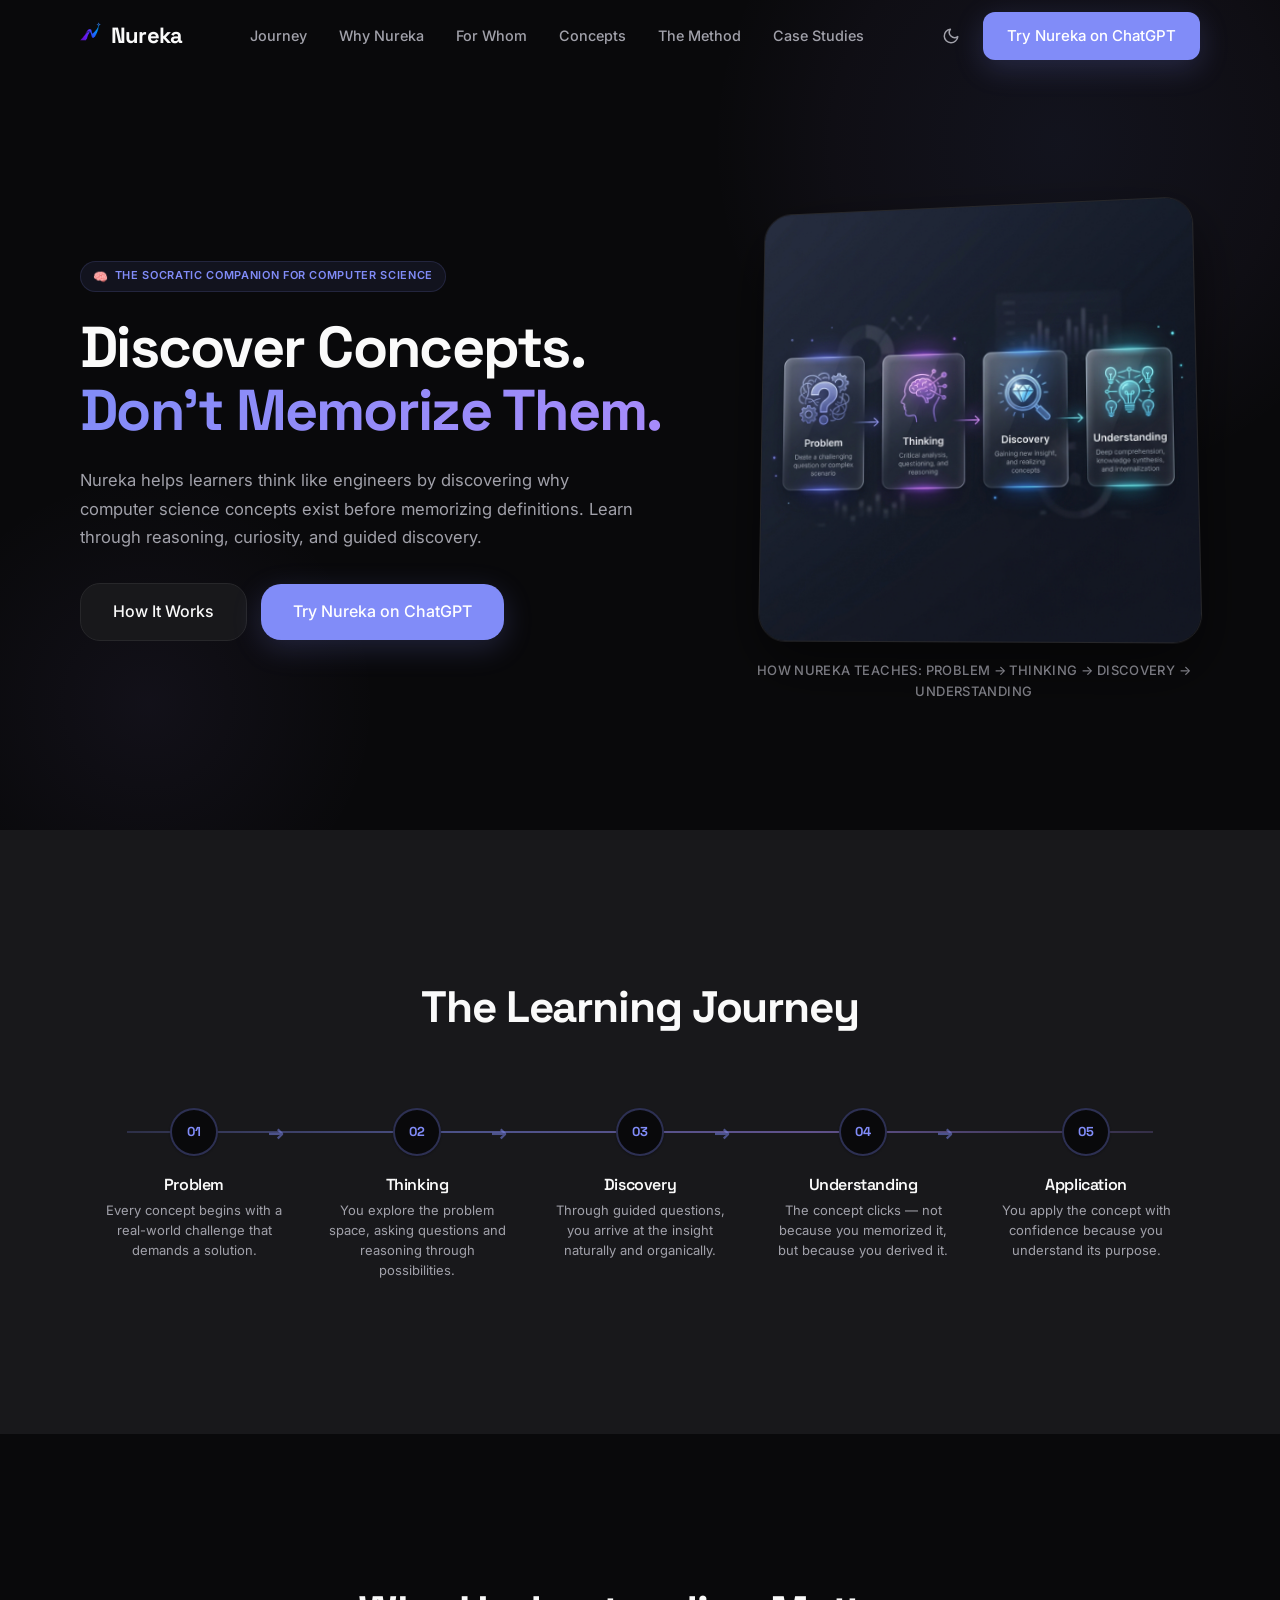
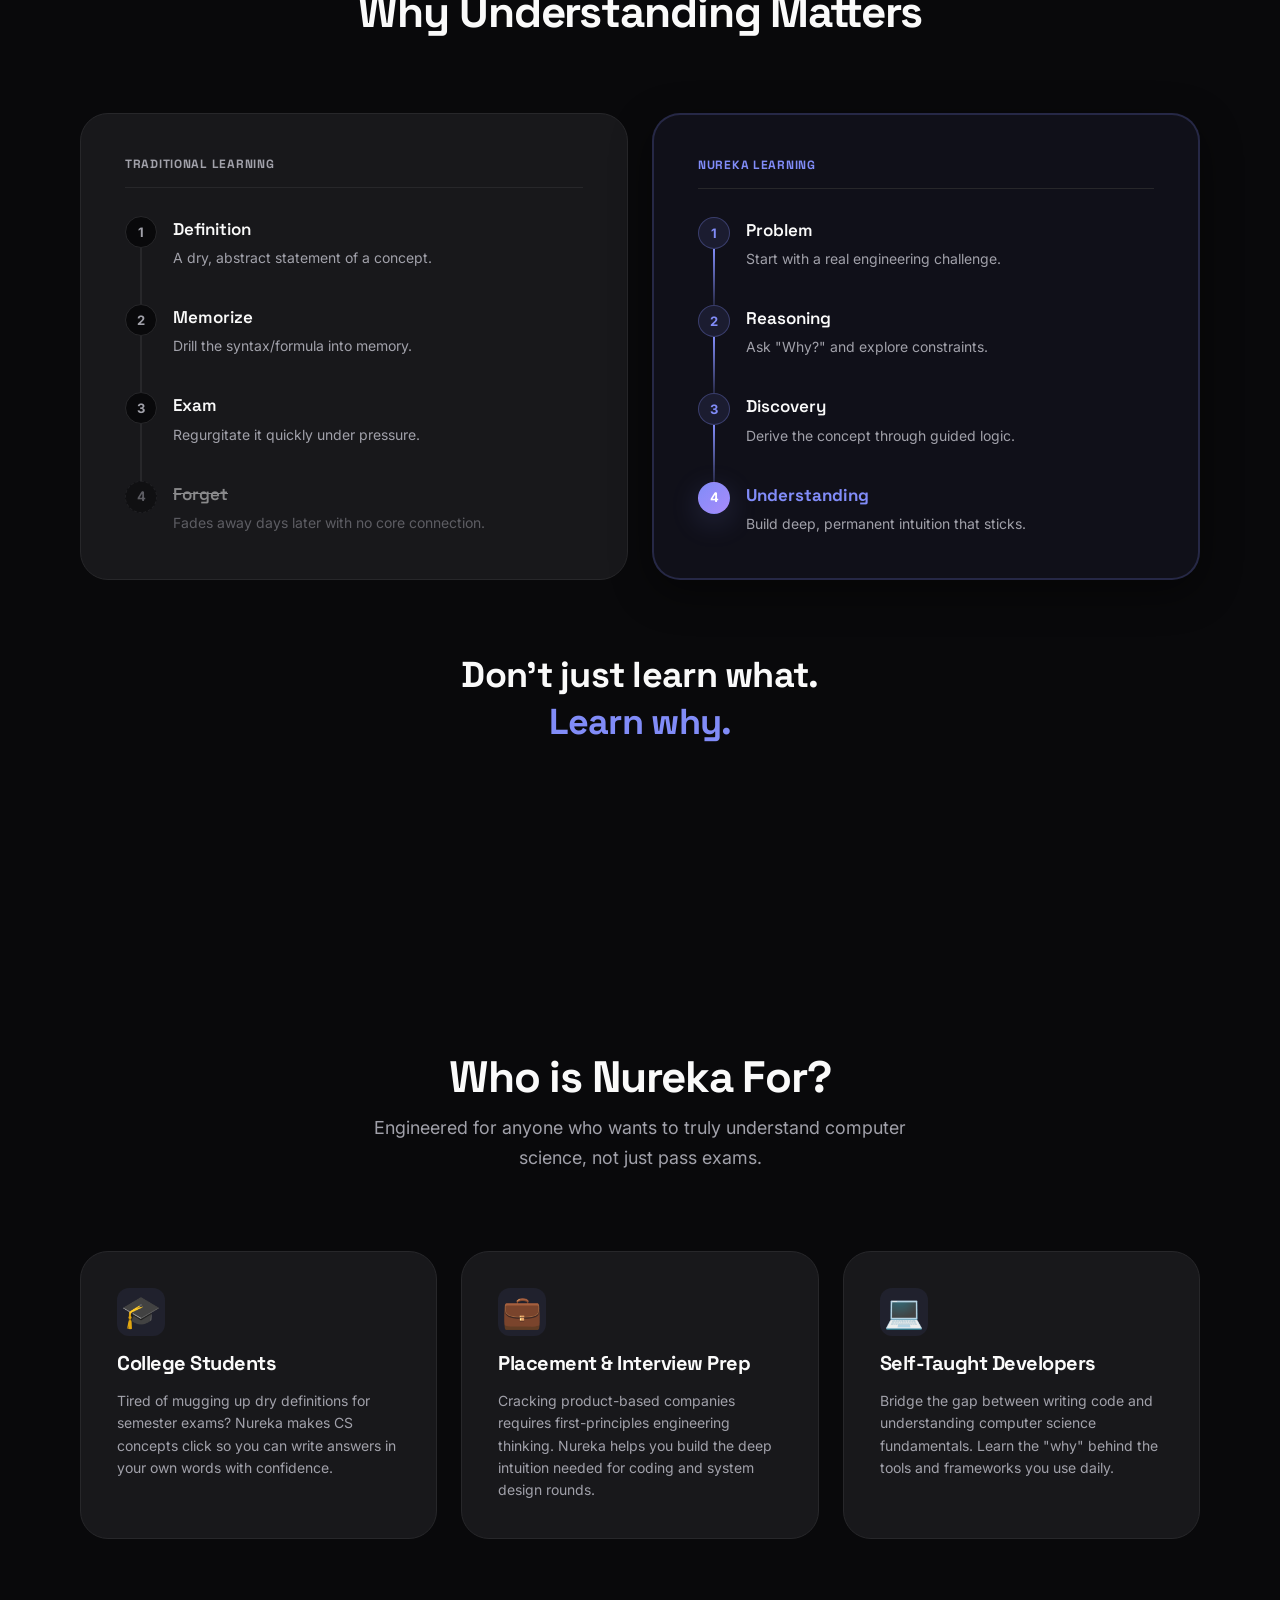
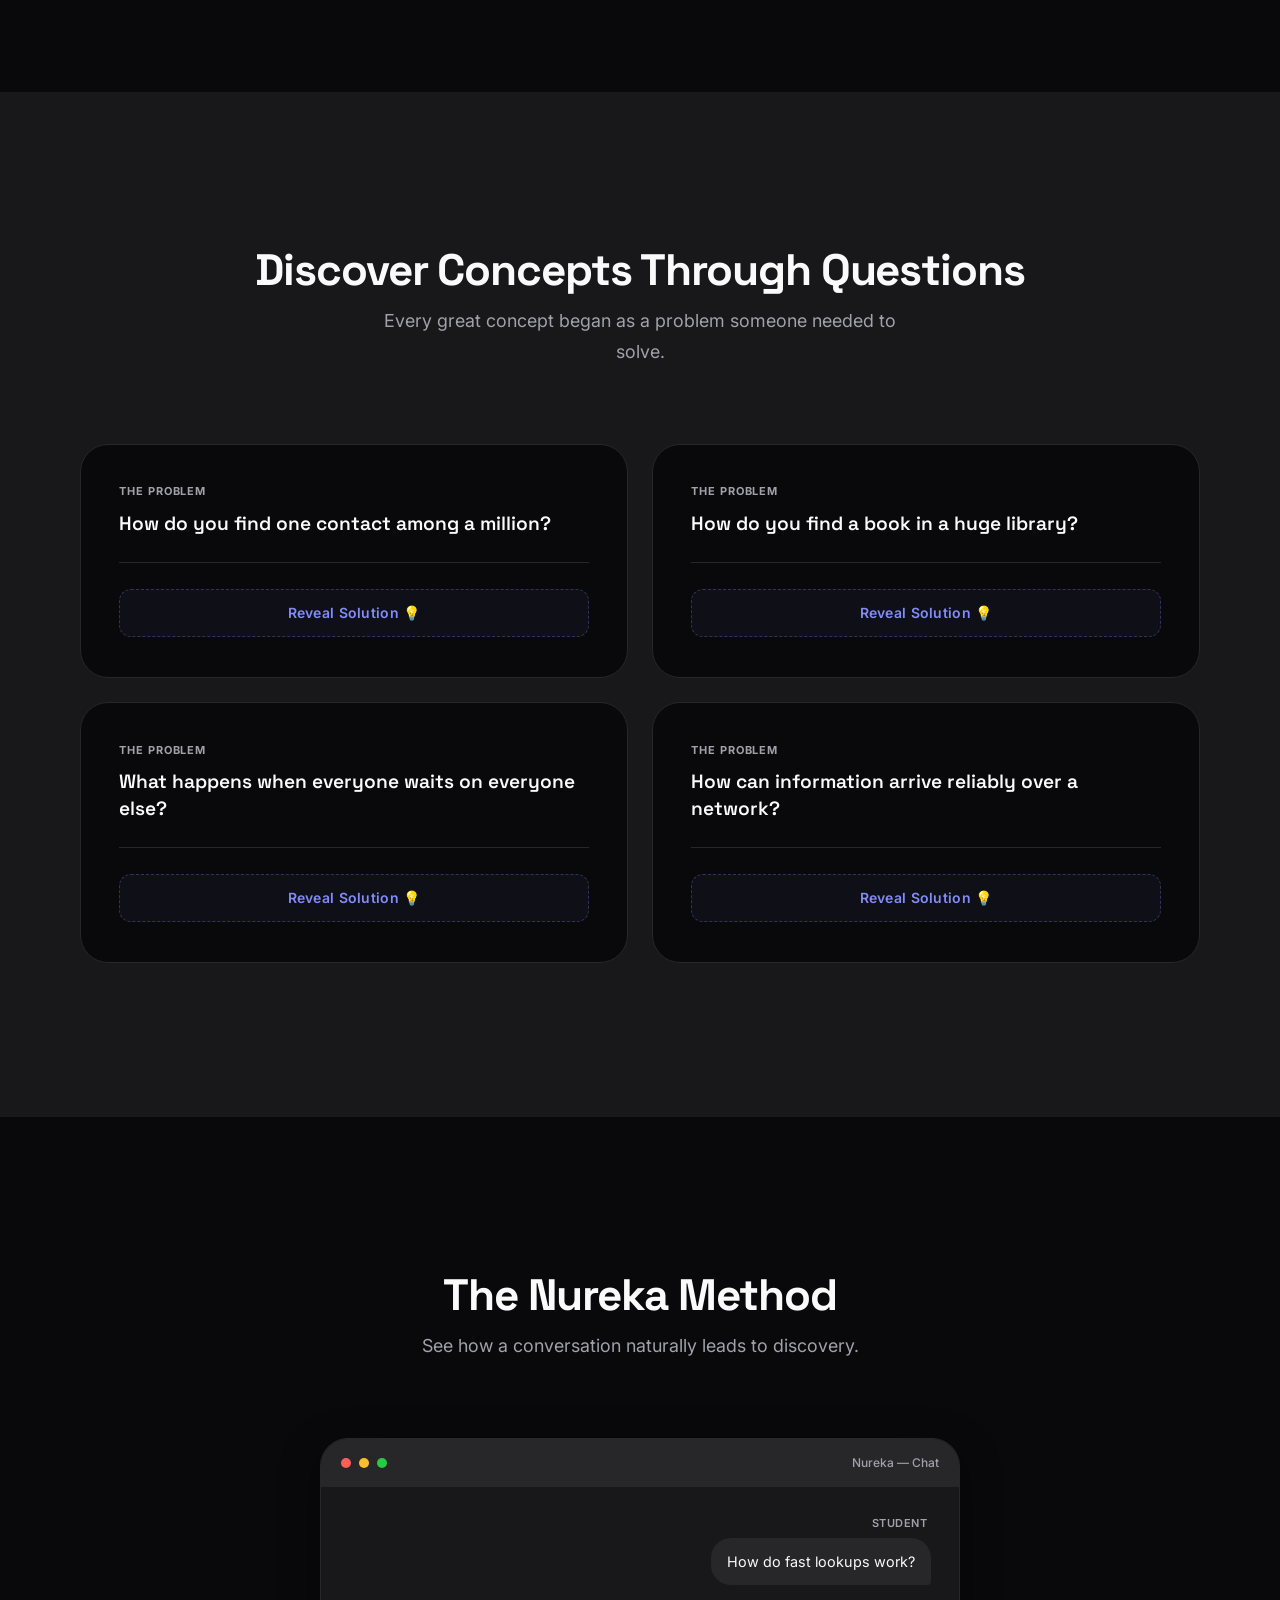
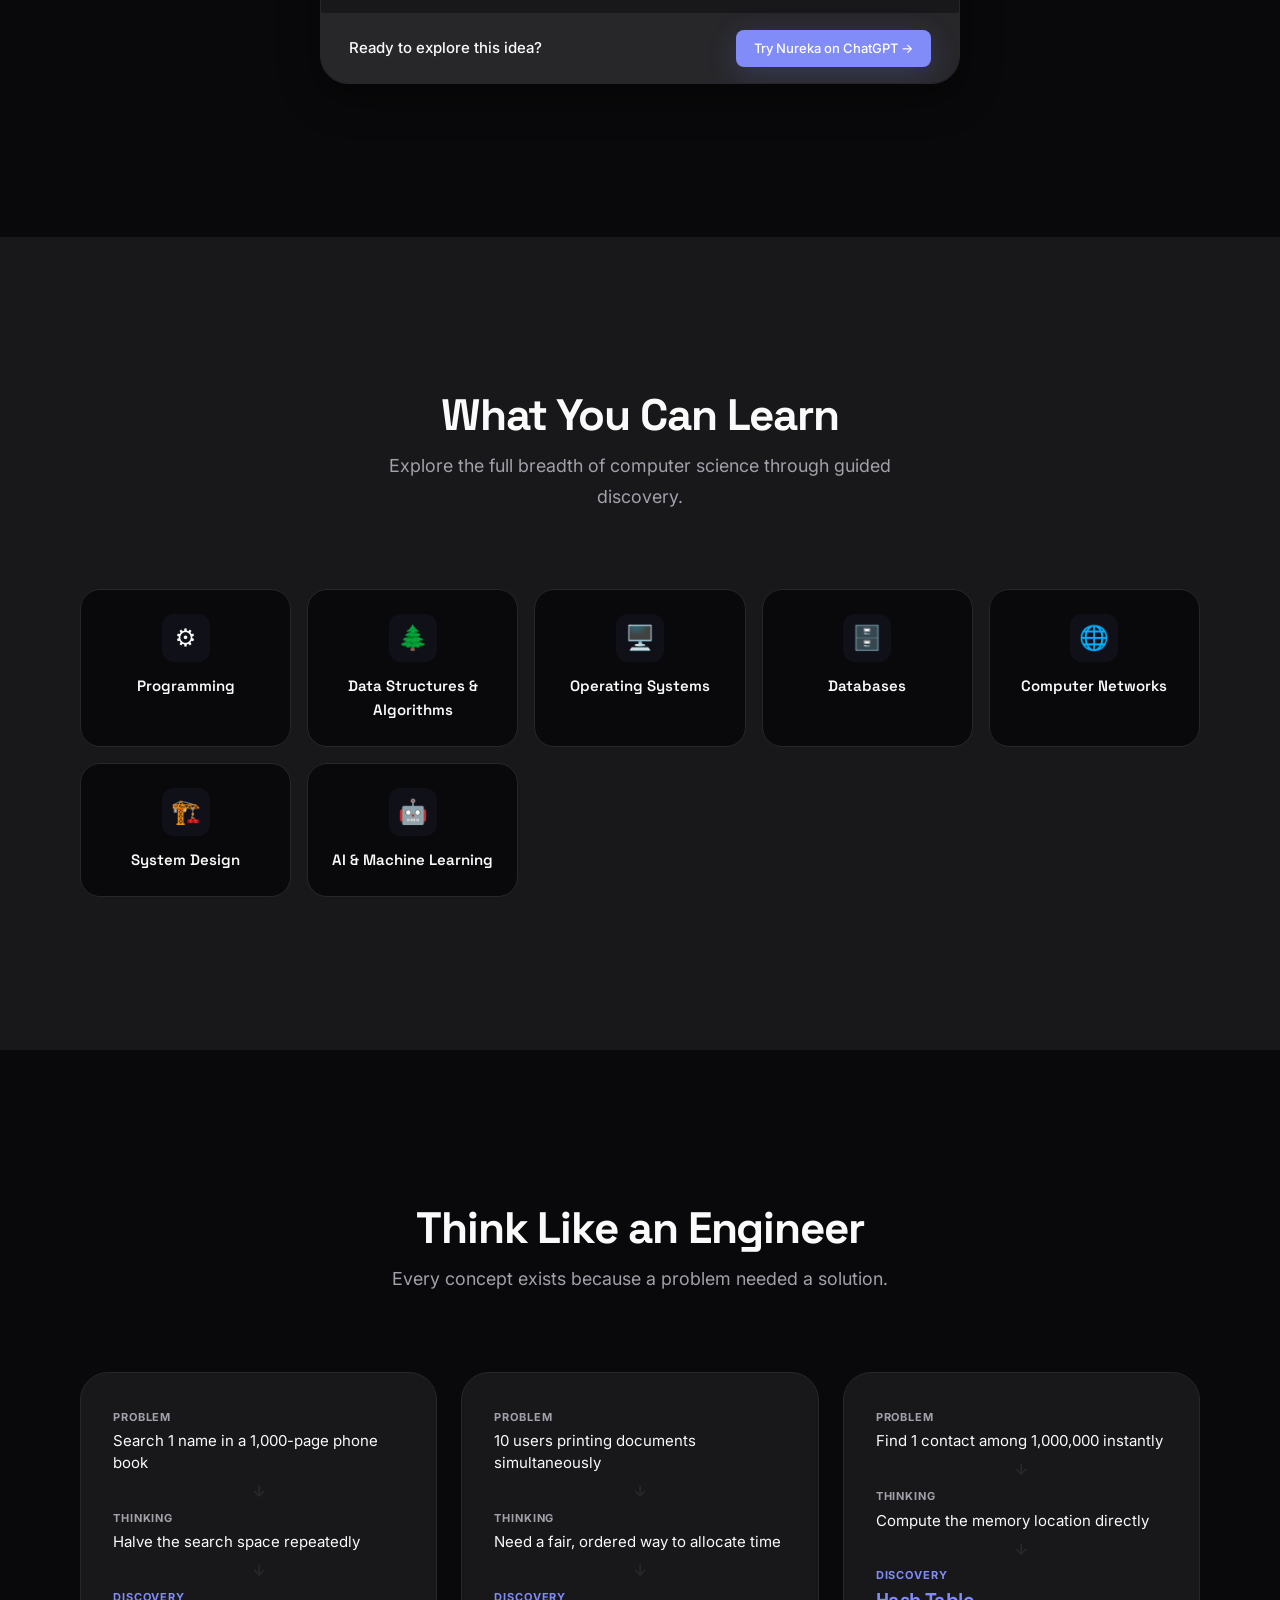
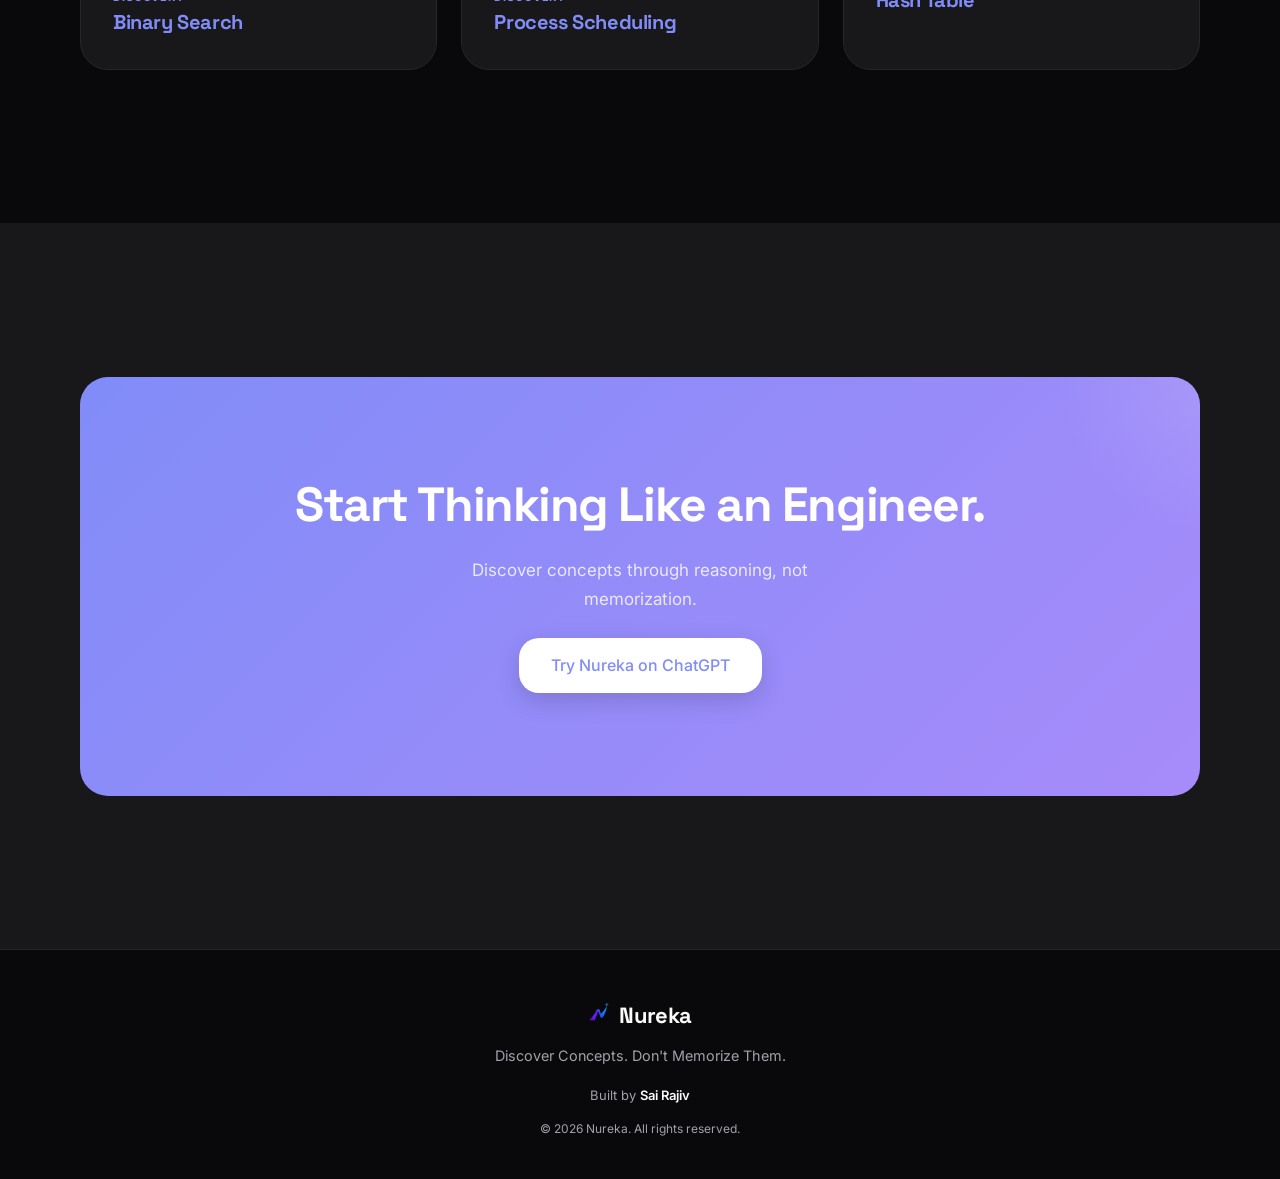
<file: index.html>
<!DOCTYPE html>
<html lang="en" data-theme="dark">

<head>
  <!-- Google tag (gtag.js) -->
  <script async src="https://www.googletagmanager.com/gtag/js?id=G-T7SYLWJ3TH"></script>
  <script>
    window.dataLayer = window.dataLayer || [];
    function gtag(){dataLayer.push(arguments);}
    gtag('js', new Date());

    gtag('config', 'G-T7SYLWJ3TH');
  </script>
  <meta charset="UTF-8">
  <meta name="viewport" content="width=device-width, initial-scale=1.0">
  <meta name="description"
    content="Nureka helps learners think like engineers through guided discovery, reasoning, and understanding why computer science concepts exist before memorizing definitions.">
  <meta name="keywords"
    content="computer science, learning, education, programming, data structures, algorithms, EdTech, Socratic learning, engineering thinking">
  <meta property="og:title" content="Nureka — Discover Concepts. Don't Memorize Them.">
  <meta property="og:description"
    content="Nureka helps learners think like engineers by discovering why computer science concepts exist before memorizing definitions.">
  <meta property="og:type" content="website">
  <meta property="og:url" content="https://chatgpt.com/g/g-6a1ee0e6dd588191a86c78e9c768afd8-nureka">
  <meta name="twitter:card" content="summary_large_image">
  <meta name="twitter:title" content="Nureka — Discover Concepts. Don't Memorize Them.">
  <meta name="twitter:description"
    content="Nureka helps learners think like engineers by discovering why computer science concepts exist before memorizing definitions.">
  <link rel="preconnect" href="https://fonts.googleapis.com">
  <link rel="preconnect" href="https://fonts.gstatic.com" crossorigin>
  <link
    href="https://fonts.googleapis.com/css2?family=Space+Grotesk:wght@300;400;500;600;700&family=Inter:wght@300;400;500;600;700&display=swap"
    rel="stylesheet">
  <link rel="stylesheet" href="css/style.css?v=3">
  <link rel="icon" type="image/svg+xml" href="logo.svg">
  <title>Nureka — Discover Concepts. Don't Memorize Them.</title>
</head>

<body>

  <!-- ============ NAVBAR — Single sticky nav ============ -->
  <header class="site-header" role="banner">
    <nav class="navbar" id="navbar" aria-label="Main navigation">
      <div class="navbar__inner">
        <a href="index.html" class="navbar__logo" aria-label="Nureka home">
          <img src="logo.svg" alt="" class="navbar__logo-img">
          Nureka
        </a>
        <ul class="navbar__nav" role="list">
          <li><a href="#learning-journey">Journey</a></li>
          <li><a href="#why-understanding-matters">Why Nureka</a></li>
          <li><a href="#who-is-this-for">For Whom</a></li>
          <li><a href="#discover-concepts">Concepts</a></li>
          <li><a href="#the-nureka-method">The Method</a></li>
          <li><a href="#think-like-an-engineer">Case Studies</a></li>
        </ul>
        <div class="navbar__actions">
          <button class="theme-toggle" id="themeToggle" aria-label="Toggle dark mode" type="button">
            <!-- Sun icon -->
            <svg class="theme-toggle__sun" width="18" height="18" viewBox="0 0 24 24" fill="none" stroke="currentColor"
              stroke-width="2" stroke-linecap="round" stroke-linejoin="round">
              <circle cx="12" cy="12" r="5" />
              <line x1="12" y1="1" x2="12" y2="3" />
              <line x1="12" y1="21" x2="12" y2="23" />
              <line x1="4.22" y1="4.22" x2="5.64" y2="5.64" />
              <line x1="18.36" y1="18.36" x2="19.78" y2="19.78" />
              <line x1="1" y1="12" x2="3" y2="12" />
              <line x1="21" y1="12" x2="23" y2="12" />
              <line x1="4.22" y1="19.78" x2="5.64" y2="18.36" />
              <line x1="18.36" y1="5.64" x2="19.78" y2="4.22" />
            </svg>
            <!-- Moon icon -->
            <svg class="theme-toggle__moon" width="18" height="18" viewBox="0 0 24 24" fill="none" stroke="currentColor"
              stroke-width="2" stroke-linecap="round" stroke-linejoin="round">
              <path d="M21 12.79A9 9 0 1 1 11.21 3 7 7 0 0 0 21 12.79z" />
            </svg>
          </button>
          <!-- Tracked CTA: Desktop Header Navbar button targeting Custom GPT -->
          <a href="https://chatgpt.com/g/g-6a1ee0e6dd588191a86c78e9c768afd8-nureka" class="btn btn--primary"
            target="_blank" rel="noopener noreferrer" onclick="trackNurekaClick('navbar_cta')">
            Try Nureka on ChatGPT
          </a>
        </div>
        <button class="navbar__hamburger" id="menuToggle" aria-label="Open navigation menu" aria-expanded="false"
          type="button">
          <span></span><span></span><span></span>
        </button>
      </div>
      <!-- Mobile menu — hidden on desktop -->
      <div class="navbar__mobile" id="mobileMenu">
        <a href="#learning-journey">Journey</a>
        <a href="#why-understanding-matters">Why Nureka</a>
        <a href="#who-is-this-for">For Whom</a>
        <a href="#discover-concepts">Concepts</a>
        <a href="#the-nureka-method">The Method</a>
        <a href="#think-like-an-engineer">Case Studies</a>
        <!-- Tracked CTA: Mobile Navigation Drawer button targeting Custom GPT -->
        <a href="https://chatgpt.com/g/g-6a1ee0e6dd588191a86c78e9c768afd8-nureka" class="btn btn--primary"
          target="_blank" rel="noopener noreferrer" onclick="trackNurekaClick('mobile_nav_cta')">
          Try Nureka on ChatGPT
        </a>
      </div>
    </nav>
  </header>

  <main id="main-content">

    <!-- ============ HERO ============ -->
    <section class="hero" id="hero" aria-labelledby="heroTitle">
      <div class="container">
        <div class="hero__inner">
          <div class="hero__content">
            <div class="hero__badge reveal">
              <span class="hero__badge-icon" aria-hidden="true">🧠</span>
              The Socratic Companion for Computer Science
            </div>
            <h1 class="hero__title reveal" id="heroTitle">
              Discover Concepts.<br><em>Don't Memorize Them.</em>
            </h1>
            <p class="hero__desc reveal">
              Nureka helps learners think like engineers by discovering why computer science concepts exist before
              memorizing definitions. Learn through reasoning, curiosity, and guided discovery.
            </p>
            <div class="hero__actions reveal">
              <a href="about.html" class="btn btn--secondary btn--large">
                How It Works
              </a>
              <!-- Tracked CTA: Hero Main CTA button targeting Custom GPT -->
              <a href="https://chatgpt.com/g/g-6a1ee0e6dd588191a86c78e9c768afd8-nureka"
                class="btn btn--primary btn--large" target="_blank" rel="noopener noreferrer" onclick="trackNurekaClick('hero_cta')">
                Try Nureka on ChatGPT
              </a>
            </div>
          </div>
          <div class="hero__image-container reveal reveal-d2">
            <div class="hero__image-wrapper">
              <img src="images/hero_illustration.png" alt="Nureka Socratic Learning Flow: Problem to Thinking to Discovery to Understanding flowchart diagram" class="hero__image">
              <p class="hero__image-caption">How Nureka teaches: Problem &rarr; Thinking &rarr; Discovery &rarr; Understanding</p>
            </div>
          </div>
        </div>
      </div>
    </section>

    <!-- ============ LEARNING JOURNEY — Timeline ============ -->
    <section class="journey" id="learning-journey" aria-labelledby="journeyTitle">
      <div class="container">
        <div class="section-header reveal">
          <h2 class="section-title" id="journeyTitle">The Learning Journey</h2>
        </div>
        <ol class="journey__track" aria-label="Learning journey steps">
          <li class="journey__step reveal reveal-d1">
            <div class="journey__circle" aria-hidden="true">01</div>
            <h3 class="journey__title">Problem</h3>
            <p class="journey__desc">Every concept begins with a real-world challenge that demands a solution.</p>
          </li>
          <li class="journey__step reveal reveal-d2">
            <div class="journey__circle" aria-hidden="true">02</div>
            <h3 class="journey__title">Thinking</h3>
            <p class="journey__desc">You explore the problem space, asking questions and reasoning through
              possibilities.</p>
          </li>
          <li class="journey__step reveal reveal-d3">
            <div class="journey__circle" aria-hidden="true">03</div>
            <h3 class="journey__title">Discovery</h3>
            <p class="journey__desc">Through guided questions, you arrive at the insight naturally and organically.</p>
          </li>
          <li class="journey__step reveal reveal-d4">
            <div class="journey__circle" aria-hidden="true">04</div>
            <h3 class="journey__title">Understanding</h3>
            <p class="journey__desc">The concept clicks — not because you memorized it, but because you derived it.</p>
          </li>
          <li class="journey__step reveal reveal-d5">
            <div class="journey__circle" aria-hidden="true">05</div>
            <h3 class="journey__title">Application</h3>
            <p class="journey__desc">You apply the concept with confidence because you understand its purpose.</p>
          </li>
        </ol>
      </div>
    </section>

    <!-- ============ WHY UNDERSTANDING MATTERS ============ -->
    <section class="comparison" id="why-understanding-matters" aria-labelledby="comparisonTitle">
      <div class="container">
        <div class="section-header reveal">
          <h2 class="section-title" id="comparisonTitle">Why Understanding Matters</h2>
        </div>
        <div class="comparison__grid">
          <!-- Traditional — muted -->
          <article class="comparison__card comparison__card--traditional reveal"
            aria-label="Traditional learning approach">
            <h3 class="comparison__card-label">Traditional Learning</h3>
            <ol class="comparison__steps" aria-label="Traditional learning steps">
              <li class="comparison__step">
                <span class="comparison__step-num">1</span>
                <div class="comparison__step-content">
                  <span class="comparison__step-title">Definition</span>
                  <span class="comparison__step-desc">A dry, abstract statement of a concept.</span>
                </div>
              </li>
              <li class="comparison__step">
                <span class="comparison__step-num">2</span>
                <div class="comparison__step-content">
                  <span class="comparison__step-title">Memorize</span>
                  <span class="comparison__step-desc">Drill the syntax/formula into memory.</span>
                </div>
              </li>
              <li class="comparison__step">
                <span class="comparison__step-num">3</span>
                <div class="comparison__step-content">
                  <span class="comparison__step-title">Exam</span>
                  <span class="comparison__step-desc">Regurgitate it quickly under pressure.</span>
                </div>
              </li>
              <li class="comparison__step">
                <span class="comparison__step-num">4</span>
                <div class="comparison__step-content">
                  <span class="comparison__step-title">Forget</span>
                  <span class="comparison__step-desc">Fades away days later with no core connection.</span>
                </div>
              </li>
            </ol>
          </article>
          <!-- Nureka — highlighted -->
          <article class="comparison__card comparison__card--nureka reveal" aria-label="Nureka learning approach">
            <h3 class="comparison__card-label">Nureka Learning</h3>
            <ol class="comparison__steps" aria-label="Nureka learning steps">
              <li class="comparison__step">
                <span class="comparison__step-num">1</span>
                <div class="comparison__step-content">
                  <span class="comparison__step-title">Problem</span>
                  <span class="comparison__step-desc">Start with a real engineering challenge.</span>
                </div>
              </li>
              <li class="comparison__step">
                <span class="comparison__step-num">2</span>
                <div class="comparison__step-content">
                  <span class="comparison__step-title">Reasoning</span>
                  <span class="comparison__step-desc">Ask "Why?" and explore constraints.</span>
                </div>
              </li>
              <li class="comparison__step">
                <span class="comparison__step-num">3</span>
                <div class="comparison__step-content">
                  <span class="comparison__step-title">Discovery</span>
                  <span class="comparison__step-desc">Derive the concept through guided logic.</span>
                </div>
              </li>
              <li class="comparison__step">
                <span class="comparison__step-num">4</span>
                <div class="comparison__step-content">
                  <span class="comparison__step-title">Understanding</span>
                  <span class="comparison__step-desc">Build deep, permanent intuition that sticks.</span>
                </div>
              </li>
            </ol>
          </article>
        </div>
        <!-- Large center statement -->
        <div class="comparison__statement reveal">
          <p class="comparison__statement-text">Don't just learn what.<br><em>Learn why.</em></p>
        </div>
      </div>
    </section>

    <!-- ============ AUDIENCE — Who is this for? ============ -->
    <section class="audience" id="who-is-this-for" aria-labelledby="audienceTitle">
      <div class="container">
        <div class="section-header reveal">
          <h2 class="section-title" id="audienceTitle">Who is Nureka For?</h2>
          <p class="section-subtitle">Engineered for anyone who wants to truly understand computer science, not just pass exams.</p>
        </div>
        <div class="audience__grid">
          <article class="audience-card reveal">
            <div class="audience-card__icon" aria-hidden="true">🎓</div>
            <h3 class="audience-card__title">College Students</h3>
            <p class="audience-card__desc">Tired of mugging up dry definitions for semester exams? Nureka makes CS concepts click so you can write answers in your own words with confidence.</p>
          </article>
          <article class="audience-card reveal reveal-d1">
            <div class="audience-card__icon" aria-hidden="true">💼</div>
            <h3 class="audience-card__title">Placement &amp; Interview Prep</h3>
            <p class="audience-card__desc">Cracking product-based companies requires first-principles engineering thinking. Nureka helps you build the deep intuition needed for coding and system design rounds.</p>
          </article>
          <article class="audience-card reveal reveal-d2">
            <div class="audience-card__icon" aria-hidden="true">💻</div>
            <h3 class="audience-card__title">Self-Taught Developers</h3>
            <p class="audience-card__desc">Bridge the gap between writing code and understanding computer science fundamentals. Learn the "why" behind the tools and frameworks you use daily.</p>
          </article>
        </div>
      </div>
    </section>

    <!-- ============ CONCEPTS — Premium 2×2 Grid ============ -->
    <section class="concepts" id="discover-concepts" aria-labelledby="conceptsTitle">
      <div class="container">
        <div class="section-header reveal">
          <h2 class="section-title" id="conceptsTitle">Discover Concepts Through Questions</h2>
          <p class="section-subtitle">Every great concept began as a problem someone needed to solve.</p>
        </div>
        <div class="concepts__grid">
          <article class="concept-card reveal" tabindex="0" role="button">
            <span class="concept-card__label">The Problem</span>
            <p class="concept-card__question">How do you find one contact among a million?</p>
            <div class="concept-card__divider"></div>
            <div class="concept-card__answer-container">
              <div class="concept-card__reveal-btn">
                <span>Reveal Solution 💡</span>
              </div>
              <div class="concept-card__answer-content">
                <span class="concept-card__answer-label">The Solution</span>
                <h3 class="concept-card__answer">Hash Tables</h3>
              </div>
            </div>
          </article>
          <article class="concept-card reveal reveal-d1" tabindex="0" role="button">
            <span class="concept-card__label">The Problem</span>
            <p class="concept-card__question">How do you find a book in a huge library?</p>
            <div class="concept-card__divider"></div>
            <div class="concept-card__answer-container">
              <div class="concept-card__reveal-btn">
                <span>Reveal Solution 💡</span>
              </div>
              <div class="concept-card__answer-content">
                <span class="concept-card__answer-label">The Solution</span>
                <h3 class="concept-card__answer">Database Indexes</h3>
              </div>
            </div>
          </article>
          <article class="concept-card reveal reveal-d2" tabindex="0" role="button">
            <span class="concept-card__label">The Problem</span>
            <p class="concept-card__question">What happens when everyone waits on everyone else?</p>
            <div class="concept-card__divider"></div>
            <div class="concept-card__answer-container">
              <div class="concept-card__reveal-btn">
                <span>Reveal Solution 💡</span>
              </div>
              <div class="concept-card__answer-content">
                <span class="concept-card__answer-label">The Solution</span>
                <h3 class="concept-card__answer">Deadlocks</h3>
              </div>
            </div>
          </article>
          <article class="concept-card reveal reveal-d3" tabindex="0" role="button">
            <span class="concept-card__label">The Problem</span>
            <p class="concept-card__question">How can information arrive reliably over a network?</p>
            <div class="concept-card__divider"></div>
            <div class="concept-card__answer-container">
              <div class="concept-card__reveal-btn">
                <span>Reveal Solution 💡</span>
              </div>
              <div class="concept-card__answer-content">
                <span class="concept-card__answer-label">The Solution</span>
                <h3 class="concept-card__answer">TCP</h3>
              </div>
            </div>
          </article>
        </div>
      </div>
    </section>

    <!-- ============ THE NUREKA METHOD — Chat Interface ============ -->
    <section class="method" id="the-nureka-method" aria-labelledby="methodTitle">
      <div class="container">
        <div class="section-header reveal">
          <h2 class="section-title" id="methodTitle">The Nureka Method</h2>
          <p class="section-subtitle">See how a conversation naturally leads to discovery.</p>
        </div>
        <div class="method__demo reveal" aria-label="Example Nureka conversation">
          <div class="method__window-bar" aria-hidden="true">
            <span class="method__dot"></span>
            <span class="method__dot"></span>
            <span class="method__dot"></span>
            <span class="method__window-title">Nureka — Chat</span>
          </div>
          <div class="method__chat" id="methodChat" role="log" aria-live="polite">
            <div class="chat-msg chat-msg--student">
              <span class="chat-msg__sender">Student</span>
              <div class="chat-msg__bubble">
                <p>How do fast lookups work?</p>
              </div>
            </div>
            <div class="chat-msg chat-msg--nureka">
              <span class="chat-msg__sender">Nureka</span>
              <div class="chat-msg__bubble">
                <p>Would you search one million contacts one by one?</p>
              </div>
            </div>
            <div class="chat-msg chat-msg--student">
              <span class="chat-msg__sender">Student</span>
              <div class="chat-msg__bubble">
                <p>No.</p>
              </div>
            </div>
            <div class="chat-msg chat-msg--nureka">
              <span class="chat-msg__sender">Nureka</span>
              <div class="chat-msg__bubble">
                <p>Then what shortcut would you want?</p>
              </div>
            </div>
            <!-- Typing Indicator (initially hidden) -->
            <div class="chat-msg chat-msg--nureka chat-msg--typing" id="chatTypingIndicator">
              <span class="chat-msg__sender">Nureka</span>
              <div class="chat-msg__bubble">
                <div class="typing-indicator">
                  <span></span><span></span><span></span>
                </div>
              </div>
            </div>
          </div>
          <!-- Conversion CTA Footer -->
          <div class="method__footer">
            <div class="method__cta">
              <span class="method__cta-text">Ready to explore this idea?</span>
              <!-- Tracked CTA: The Nureka Method Conversation simulator CTA button targeting Custom GPT -->
              <a href="https://chatgpt.com/g/g-6a1ee0e6dd588191a86c78e9c768afd8-nureka" class="btn btn--primary btn--small" target="_blank" rel="noopener noreferrer" onclick="trackNurekaClick('chat_demo_cta')">
                Try Nureka on ChatGPT &rarr;
              </a>
            </div>
          </div>
        </div>
      </div>
    </section>

    <!-- ============ WHAT YOU CAN LEARN — Feature Cards ============ -->
    <section class="topics" id="what-you-can-learn" aria-labelledby="topicsTitle">
      <div class="container">
        <div class="section-header reveal">
          <h2 class="section-title" id="topicsTitle">What You Can Learn</h2>
          <p class="section-subtitle">Explore the full breadth of computer science through guided discovery.</p>
        </div>
        <div class="topics__grid">
          <!-- Tracked CTA: Topics Card - Programming targeting Custom GPT -->
          <a href="https://chatgpt.com/g/g-6a1ee0e6dd588191a86c78e9c768afd8-nureka" class="topic-card reveal"
            target="_blank" rel="noopener noreferrer" onclick="trackNurekaClick('programming_card')">
            <span class="topic-card__icon" aria-hidden="true">⚙️</span>
            <span class="topic-card__name">Programming</span>
          </a>
          <!-- Tracked CTA: Topics Card - Data Structures & Algorithms targeting Custom GPT -->
          <a href="https://chatgpt.com/g/g-6a1ee0e6dd588191a86c78e9c768afd8-nureka" class="topic-card reveal reveal-d1"
            target="_blank" rel="noopener noreferrer" onclick="trackNurekaClick('dsa_card')">
            <span class="topic-card__icon" aria-hidden="true">🌲</span>
            <span class="topic-card__name">Data Structures &amp; Algorithms</span>
          </a>
          <!-- Tracked CTA: Topics Card - Operating Systems targeting Custom GPT -->
          <a href="https://chatgpt.com/g/g-6a1ee0e6dd588191a86c78e9c768afd8-nureka" class="topic-card reveal reveal-d2"
            target="_blank" rel="noopener noreferrer" onclick="trackNurekaClick('os_card')">
            <span class="topic-card__icon" aria-hidden="true">🖥️</span>
            <span class="topic-card__name">Operating Systems</span>
          </a>
          <!-- Tracked CTA: Topics Card - Databases targeting Custom GPT -->
          <a href="https://chatgpt.com/g/g-6a1ee0e6dd588191a86c78e9c768afd8-nureka" class="topic-card reveal reveal-d3"
            target="_blank" rel="noopener noreferrer" onclick="trackNurekaClick('database_card')">
            <span class="topic-card__icon" aria-hidden="true">🗄️</span>
            <span class="topic-card__name">Databases</span>
          </a>
          <!-- Tracked CTA: Topics Card - Networks targeting Custom GPT -->
          <a href="https://chatgpt.com/g/g-6a1ee0e6dd588191a86c78e9c768afd8-nureka" class="topic-card reveal reveal-d4"
            target="_blank" rel="noopener noreferrer" onclick="trackNurekaClick('networks_card')">
            <span class="topic-card__icon" aria-hidden="true">🌐</span>
            <span class="topic-card__name">Computer Networks</span>
          </a>
          <!-- Tracked CTA: Topics Card - System Design targeting Custom GPT -->
          <a href="https://chatgpt.com/g/g-6a1ee0e6dd588191a86c78e9c768afd8-nureka" class="topic-card reveal reveal-d5"
            target="_blank" rel="noopener noreferrer" onclick="trackNurekaClick('system_design_card')">
            <span class="topic-card__icon" aria-hidden="true">🏗️</span>
            <span class="topic-card__name">System Design</span>
          </a>
          <!-- Tracked CTA: Topics Card - AI & ML targeting Custom GPT -->
          <a href="https://chatgpt.com/g/g-6a1ee0e6dd588191a86c78e9c768afd8-nureka" class="topic-card reveal reveal-d6"
            target="_blank" rel="noopener noreferrer" onclick="trackNurekaClick('ai_ml_card')">
            <span class="topic-card__icon" aria-hidden="true">🤖</span>
            <span class="topic-card__name">AI &amp; Machine Learning</span>
          </a>
        </div>
      </div>
    </section>

    <!-- ============ THINK LIKE AN ENGINEER — 3 Premium Cards ============ -->
    <section class="engineer" id="think-like-an-engineer" aria-labelledby="engineerTitle">
      <div class="container">
        <div class="section-header reveal">
          <h2 class="section-title" id="engineerTitle">Think Like an Engineer</h2>
          <p class="section-subtitle">Every concept exists because a problem needed a solution.</p>
        </div>
        <div class="engineer__grid">
          <!-- Card 1: Binary Search -->
          <article class="engineer-card reveal">
            <div class="engineer-card__step">
              <span class="engineer-card__step-label">Problem</span>
              <p class="engineer-card__step-text">Search 1 name in a 1,000-page phone book</p>
            </div>
            <div class="engineer-card__flow-arrow" aria-hidden="true"></div>
            <div class="engineer-card__step">
              <span class="engineer-card__step-label">Thinking</span>
              <p class="engineer-card__step-text">Halve the search space repeatedly</p>
            </div>
            <div class="engineer-card__flow-arrow" aria-hidden="true"></div>
            <div class="engineer-card__step engineer-card__step--success">
              <span class="engineer-card__step-label">Discovery</span>
              <h4 class="engineer-card__step-title">Binary Search</h4>
            </div>
          </article>

          <!-- Card 2: Process Scheduling -->
          <article class="engineer-card reveal reveal-d1">
            <div class="engineer-card__step">
              <span class="engineer-card__step-label">Problem</span>
              <p class="engineer-card__step-text">10 users printing documents simultaneously</p>
            </div>
            <div class="engineer-card__flow-arrow" aria-hidden="true"></div>
            <div class="engineer-card__step">
              <span class="engineer-card__step-label">Thinking</span>
              <p class="engineer-card__step-text">Need a fair, ordered way to allocate time</p>
            </div>
            <div class="engineer-card__flow-arrow" aria-hidden="true"></div>
            <div class="engineer-card__step engineer-card__step--success">
              <span class="engineer-card__step-label">Discovery</span>
              <h4 class="engineer-card__step-title">Process Scheduling</h4>
            </div>
          </article>

          <!-- Card 3: Hash Tables -->
          <article class="engineer-card reveal reveal-d2">
            <div class="engineer-card__step">
              <span class="engineer-card__step-label">Problem</span>
              <p class="engineer-card__step-text">Find 1 contact among 1,000,000 instantly</p>
            </div>
            <div class="engineer-card__flow-arrow" aria-hidden="true"></div>
            <div class="engineer-card__step">
              <span class="engineer-card__step-label">Thinking</span>
              <p class="engineer-card__step-text">Compute the memory location directly</p>
            </div>
            <div class="engineer-card__flow-arrow" aria-hidden="true"></div>
            <div class="engineer-card__step engineer-card__step--success">
              <span class="engineer-card__step-label">Discovery</span>
              <h4 class="engineer-card__step-title">Hash Table</h4>
            </div>
          </article>
        </div>
      </div>
    </section>

    <!-- ============ CTA — High Contrast ============ -->
    <section class="cta-section" id="final-cta" aria-labelledby="ctaTitle">
      <div class="container">
        <div class="cta-section__inner reveal">
          <h2 class="cta-section__title" id="ctaTitle">Start Thinking Like an Engineer.</h2>
          <p class="cta-section__desc">Discover concepts through reasoning, not memorization.</p>
          <!-- Tracked CTA: Final Bottom High Contrast CTA button targeting Custom GPT -->
          <a href="https://chatgpt.com/g/g-6a1ee0e6dd588191a86c78e9c768afd8-nureka" class="btn btn--primary btn--large"
            target="_blank" rel="noopener noreferrer" onclick="trackNurekaClick('final_cta')">
            Try Nureka on ChatGPT
          </a>
        </div>
      </div>
    </section>

  </main>

  <!-- ============ FOOTER — Minimal ============ -->
  <footer class="site-footer" role="contentinfo">
    <div class="container">
      <div class="footer__inner">
        <div class="footer__logo">
          <img src="logo.svg" alt="" class="footer__logo-img">
          Nureka
        </div>
        <p class="footer__tagline">Discover Concepts. Don't Memorize Them.</p>
        <p class="footer__credit">Built by <strong>Sai Rajiv</strong></p>
        <p class="footer__copy">&copy; 2026 Nureka. All rights reserved.</p>
      </div>
    </div>
  </footer>

  <script src="js/script.js?v=3"></script>

</body>

</html>
</file>
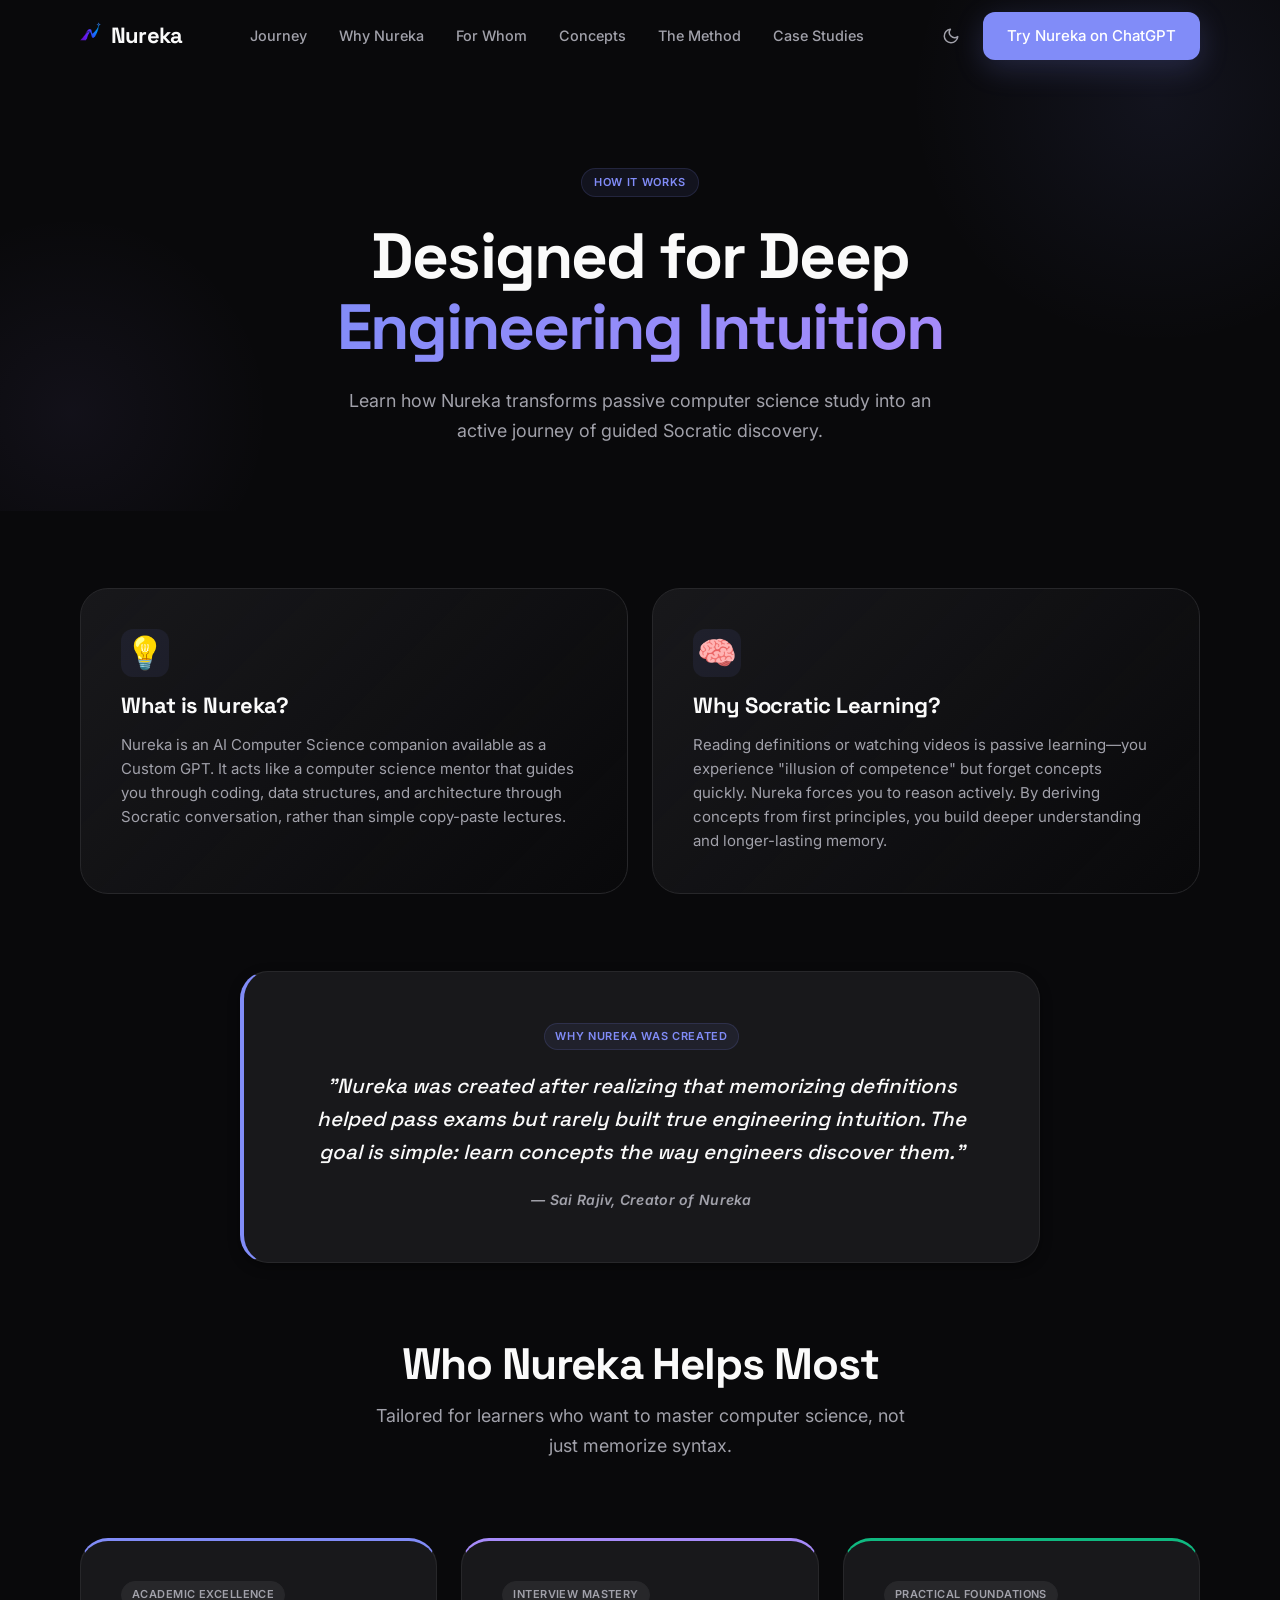
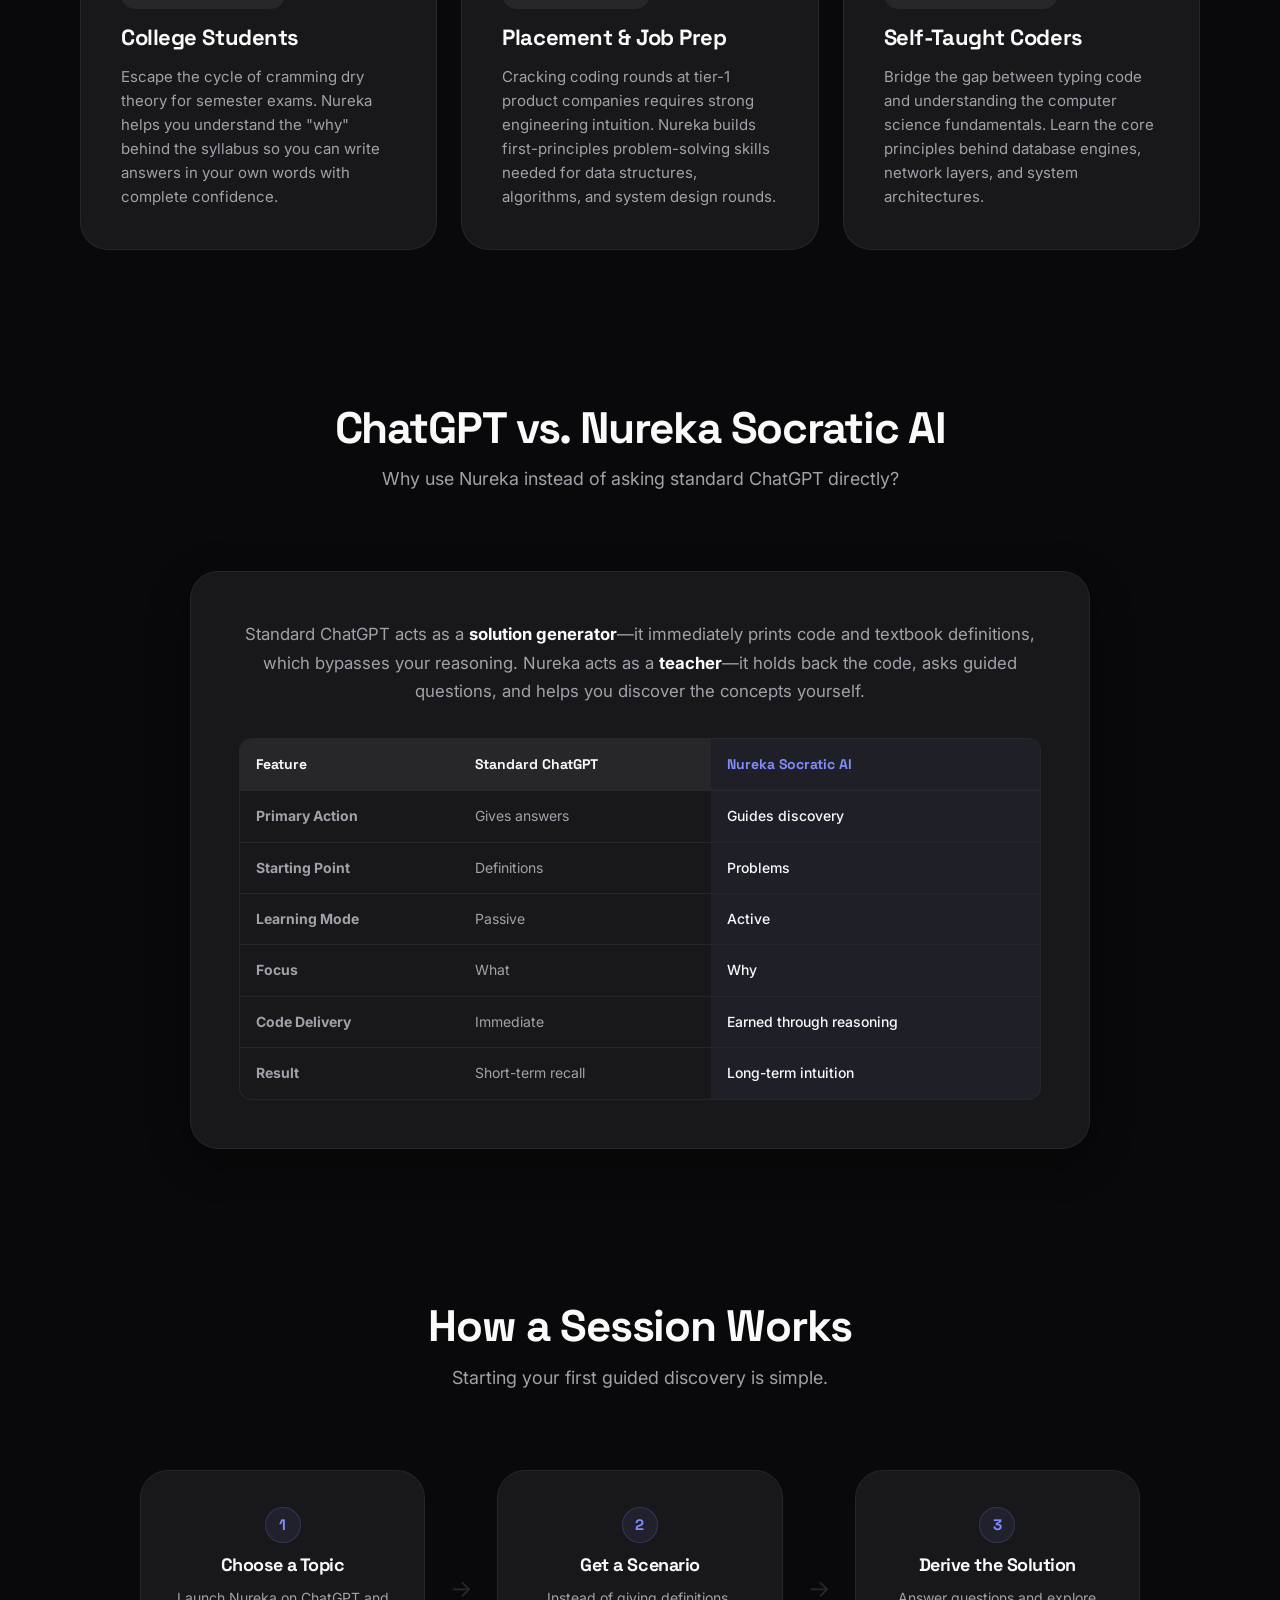
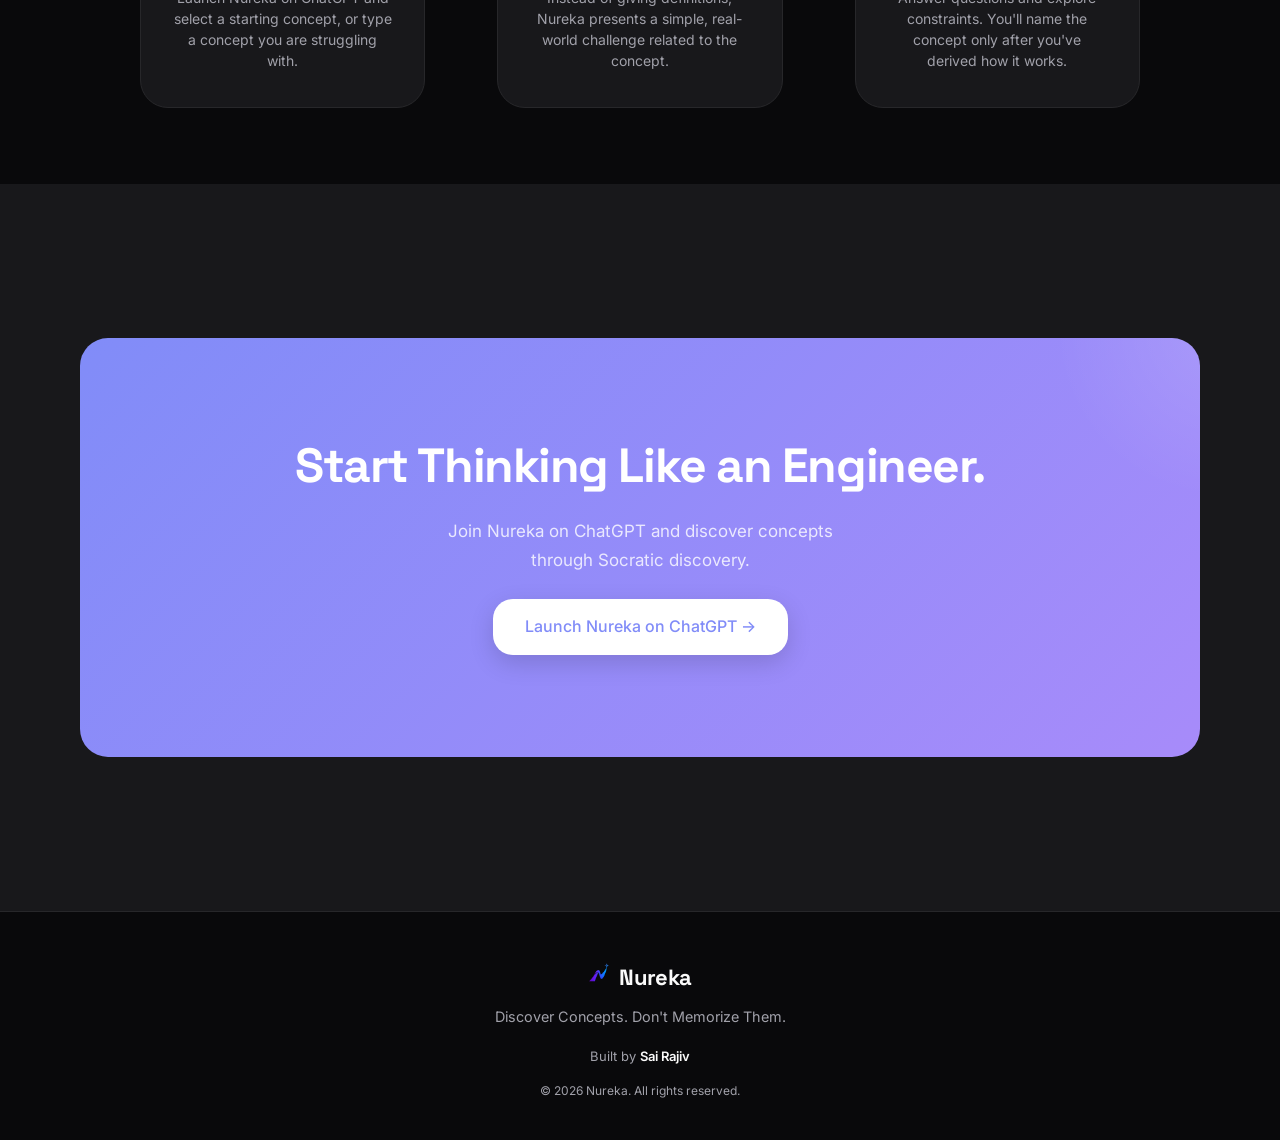
<file: about.html>
<!DOCTYPE html>
<html lang="en" data-theme="dark">

<head>
  <!-- Google tag (gtag.js) -->
  <script async src="https://www.googletagmanager.com/gtag/js?id=G-T7SYLWJ3TH"></script>
  <script>
    window.dataLayer = window.dataLayer || [];
    function gtag(){dataLayer.push(arguments);}
    gtag('js', new Date());

    gtag('config', 'G-T7SYLWJ3TH');
  </script>
  <meta charset="UTF-8">
  <meta name="viewport" content="width=device-width, initial-scale=1.0">
  <meta name="description"
    content="Learn how Nureka helps you discover computer science concepts through Socratic questioning rather than dry memorization.">
  <meta name="keywords"
    content="computer science, learning, education, programming, data structures, algorithms, EdTech, Socratic learning, engineering thinking">
  <meta property="og:title" content="Nureka — How It Works">
  <meta property="og:description"
    content="Learn how Nureka helps you discover computer science concepts through Socratic questioning rather than dry memorization.">
  <meta property="og:type" content="website">
  <meta property="og:url" content="https://nureka.vercel.app/about.html">
  <meta name="twitter:card" content="summary_large_image">
  <link rel="preconnect" href="https://fonts.googleapis.com">
  <link rel="preconnect" href="https://fonts.gstatic.com" crossorigin>
  <link
    href="https://fonts.googleapis.com/css2?family=Space+Grotesk:wght@300;400;500;600;700&family=Inter:wght@300;400;500;600;700&display=swap"
    rel="stylesheet">
  <link rel="stylesheet" href="css/style.css?v=3">
  <link rel="icon" type="image/svg+xml" href="logo.svg">
  <title>How Nureka Works — Socratic CS Companion</title>
</head>

<body>

  <!-- ============ NAVBAR — Single sticky nav ============ -->
  <header class="site-header" role="banner">
    <nav class="navbar" id="navbar" aria-label="Main navigation">
      <div class="navbar__inner">
        <a href="index.html" class="navbar__logo" aria-label="Nureka home">
          <img src="logo.svg" alt="" class="navbar__logo-img">
          Nureka
        </a>
        <ul class="navbar__nav" role="list">
          <li><a href="index.html#learning-journey">Journey</a></li>
          <li><a href="index.html#why-understanding-matters">Why Nureka</a></li>
          <li><a href="index.html#who-is-this-for">For Whom</a></li>
          <li><a href="index.html#discover-concepts">Concepts</a></li>
          <li><a href="index.html#the-nureka-method">The Method</a></li>
          <li><a href="index.html#think-like-an-engineer">Case Studies</a></li>
        </ul>
        <div class="navbar__actions">
          <button class="theme-toggle" id="themeToggle" aria-label="Toggle dark mode" type="button">
            <!-- Sun icon -->
            <svg class="theme-toggle__sun" width="18" height="18" viewBox="0 0 24 24" fill="none" stroke="currentColor"
              stroke-width="2" stroke-linecap="round" stroke-linejoin="round">
              <circle cx="12" cy="12" r="5" />
              <line x1="12" y1="1" x2="12" y2="3" />
              <line x1="12" y1="21" x2="12" y2="23" />
              <line x1="4.22" y1="4.22" x2="5.64" y2="5.64" />
              <line x1="18.36" y1="18.36" x2="19.78" y2="19.78" />
              <line x1="1" y1="12" x2="3" y2="12" />
              <line x1="21" y1="12" x2="23" y2="12" />
              <line x1="4.22" y1="19.78" x2="5.64" y2="18.36" />
              <line x1="18.36" y1="5.64" x2="19.78" y2="4.22" />
            </svg>
            <!-- Moon icon -->
            <svg class="theme-toggle__moon" width="18" height="18" viewBox="0 0 24 24" fill="none" stroke="currentColor"
              stroke-width="2" stroke-linecap="round" stroke-linejoin="round">
              <path d="M21 12.79A9 9 0 1 1 11.21 3 7 7 0 0 0 21 12.79z" />
            </svg>
          </button>
          <!-- Tracked CTA: About Page Desktop Header Navbar button targeting Custom GPT -->
          <a href="https://chatgpt.com/g/g-6a1ee0e6dd588191a86c78e9c768afd8-nureka" class="btn btn--primary"
            target="_blank" rel="noopener noreferrer" onclick="trackNurekaClick('about_navbar_cta')">
            Try Nureka on ChatGPT
          </a>
        </div>
        <button class="navbar__hamburger" id="menuToggle" aria-label="Open navigation menu" aria-expanded="false"
          type="button">
          <span></span><span></span><span></span>
        </button>
      </div>
      <!-- Mobile menu — hidden on desktop -->
      <div class="navbar__mobile" id="mobileMenu">
        <a href="index.html#learning-journey">Journey</a>
        <a href="index.html#why-understanding-matters">Why Nureka</a>
        <a href="index.html#who-is-this-for">For Whom</a>
        <a href="index.html#discover-concepts">Concepts</a>
        <a href="index.html#the-nureka-method">The Method</a>
        <a href="index.html#think-like-an-engineer">Case Studies</a>
        <!-- Tracked CTA: About Page Mobile Navigation Drawer button targeting Custom GPT -->
        <a href="https://chatgpt.com/g/g-6a1ee0e6dd588191a86c78e9c768afd8-nureka" class="btn btn--primary"
          target="_blank" rel="noopener noreferrer" onclick="trackNurekaClick('about_mobile_nav_cta')">
          Try Nureka on ChatGPT
        </a>
      </div>
    </nav>
  </header>

  <main id="main-content">

    <!-- ============ HERO ============ -->
    <section class="about-hero">
      <div class="container">
        <div class="about-hero__inner">
          <span class="about-hero__badge">How It Works</span>
          <h1 class="about-hero__title">Designed for Deep<br><em>Engineering Intuition</em></h1>
          <p class="about-hero__desc">Learn how Nureka transforms passive computer science study into an active journey
            of guided Socratic discovery.</p>
        </div>
      </div>
    </section>

    <!-- ============ WHAT IS NUREKA & WHY SOCRATIC SECTION ============ -->
    <section class="about-mission" aria-labelledby="missionTitle">
      <div class="container">
        <h2 class="sr-only" id="missionTitle">What is Nureka and Why Active Discovery?</h2>
        <div class="about-mission__grid">
          <!-- What is Nureka card -->
          <article class="about-card about-card--mission reveal">
            <div class="about-card__icon" aria-hidden="true">💡</div>
            <h3 class="about-card__title">What is Nureka?</h3>
            <p class="about-card__desc">
              Nureka is an AI Computer Science companion available as a Custom GPT. It acts like a computer science mentor
              that guides you through coding, data structures, and architecture through Socratic conversation, rather
              than simple copy-paste lectures.
            </p>
          </article>

          <!-- Why Active Discovery card -->
          <article class="about-card about-card--mission reveal reveal-d1">
            <div class="about-card__icon" aria-hidden="true">🧠</div>
            <h3 class="about-card__title">Why Socratic Learning?</h3>
            <p class="about-card__desc">
              Reading definitions or watching videos is passive learning—you experience "illusion of competence" but
              forget concepts quickly. Nureka forces you to reason actively. By deriving concepts from first principles,
              you build deeper understanding and longer-lasting memory.
            </p>
          </article>
        </div>
      </div>
    </section>

    <!-- ============ WHY WAS NUREKA CREATED SECTION ============ -->
    <section class="about-origin" aria-labelledby="originTitle">
      <div class="container">
        <div class="about-origin__card reveal">
          <span class="about-origin__badge" id="originTitle">Why Nureka Was Created</span>
          <blockquote class="about-origin__quote">
            "Nureka was created after realizing that memorizing definitions helped pass exams but rarely built true
            engineering intuition. The goal is simple: learn concepts the way engineers discover them."
          </blockquote>
          <cite class="about-origin__author">&mdash; Sai Rajiv, Creator of Nureka</cite>
        </div>
      </div>
    </section>

    <!-- ============ WHO NUREKA IS FOR SECTION ============ -->
    <section class="about-cohorts" aria-labelledby="cohortsTitle">
      <div class="container">
        <div class="section-header reveal">
          <h2 class="section-title" id="cohortsTitle">Who Nureka Helps Most</h2>
          <p class="section-subtitle">Tailored for learners who want to master computer science, not just memorize
            syntax.</p>
        </div>
        <div class="about-cohorts__grid">
          <article class="about-card about-card--cohort reveal">
            <div class="about-card__cohort-badge">Academic Excellence</div>
            <h3 class="about-card__title">College Students</h3>
            <p class="about-card__desc">Escape the cycle of cramming dry theory for semester exams. Nureka helps you
              understand the "why" behind the syllabus so you can write answers in your own words with complete
              confidence.</p>
          </article>
          <article class="about-card about-card--cohort reveal reveal-d1">
            <div class="about-card__cohort-badge">Interview Mastery</div>
            <h3 class="about-card__title">Placement &amp; Job Prep</h3>
            <p class="about-card__desc">Cracking coding rounds at tier-1 product companies requires strong engineering
              intuition. Nureka builds first-principles problem-solving skills needed for data structures, algorithms,
              and system design rounds.</p>
          </article>
          <article class="about-card about-card--cohort reveal reveal-d2">
            <div class="about-card__cohort-badge">Practical Foundations</div>
            <h3 class="about-card__title">Self-Taught Coders</h3>
            <p class="about-card__desc">Bridge the gap between typing code and understanding the computer science
              fundamentals. Learn the core principles behind database engines, network layers, and system architectures.
            </p>
          </article>
        </div>
      </div>
    </section>

    <!-- ============ COMPARISON TABLE SECTION ============ -->
    <section class="about-comparison" aria-labelledby="comparisonHeader">
      <div class="container">
        <div class="section-header reveal">
          <h2 class="section-title" id="comparisonHeader">ChatGPT vs. Nureka Socratic AI</h2>
          <p class="section-subtitle">Why use Nureka instead of asking standard ChatGPT directly?</p>
        </div>
        <div class="about-comparison__card reveal">
          <p class="about-comparison__intro">
            Standard ChatGPT acts as a <strong>solution generator</strong>—it immediately prints code and textbook
            definitions, which bypasses your reasoning. Nureka acts as a <strong>teacher</strong>—it holds back the
            code, asks guided questions, and helps you discover the concepts yourself.
          </p>
          <div class="table-container">
            <table class="comparison-table">
              <thead>
                <tr>
                  <th>Feature</th>
                  <th>Standard ChatGPT</th>
                  <th>Nureka Socratic AI</th>
                </tr>
              </thead>
              <tbody>
                <tr>
                  <td><strong>Primary Action</strong></td>
                  <td>Gives answers</td>
                  <td>Guides discovery</td>
                </tr>
                <tr>
                  <td><strong>Starting Point</strong></td>
                  <td>Definitions</td>
                  <td>Problems</td>
                </tr>
                <tr>
                  <td><strong>Learning Mode</strong></td>
                  <td>Passive</td>
                  <td>Active</td>
                </tr>
                <tr>
                  <td><strong>Focus</strong></td>
                  <td>What</td>
                  <td>Why</td>
                </tr>
                <tr>
                  <td><strong>Code Delivery</strong></td>
                  <td>Immediate</td>
                  <td>Earned through reasoning</td>
                </tr>
                <tr>
                  <td><strong>Result</strong></td>
                  <td>Short-term recall</td>
                  <td>Long-term intuition</td>
                </tr>
              </tbody>
            </table>
          </div>
        </div>
      </div>
    </section>

    <!-- ============ ACTION FLOW SECTION ============ -->
    <section class="about-flow" aria-labelledby="flowTitle">
      <div class="container">
        <div class="section-header reveal">
          <h2 class="section-title" id="flowTitle">How a Session Works</h2>
          <p class="section-subtitle">Starting your first guided discovery is simple.</p>
        </div>
        <div class="about-flow__grid">
          <div class="about-flow__step reveal">
            <span class="about-flow__step-num">1</span>
            <h3 class="about-flow__step-title">Choose a Topic</h3>
            <p class="about-flow__step-desc">Launch Nureka on ChatGPT and select a starting concept, or type a concept
              you are struggling with.</p>
          </div>
          <div class="about-flow__arrow" aria-hidden="true"></div>
          <div class="about-flow__step reveal reveal-d1">
            <span class="about-flow__step-num">2</span>
            <h3 class="about-flow__step-title">Get a Scenario</h3>
            <p class="about-flow__step-desc">Instead of giving definitions, Nureka presents a simple, real-world
              challenge related to the concept.</p>
          </div>
          <div class="about-flow__arrow" aria-hidden="true"></div>
          <div class="about-flow__step reveal reveal-d2">
            <span class="about-flow__step-num">3</span>
            <h3 class="about-flow__step-title">Derive the Solution</h3>
            <p class="about-flow__step-desc">Answer questions and explore constraints. You'll name the concept only
              after you've derived how it works.</p>
          </div>
        </div>
      </div>
    </section>

    <!-- ============ CTA — High Contrast ============ -->
    <section class="cta-section" id="about-cta" aria-labelledby="ctaTitle">
      <div class="container">
        <div class="cta-section__inner">
          <h2 class="cta-section__title" id="ctaTitle">Start Thinking Like an Engineer.</h2>
          <p class="cta-section__desc">Join Nureka on ChatGPT and discover concepts through Socratic discovery.</p>
          <!-- Tracked CTA: About Page Final Bottom CTA button targeting Custom GPT -->
          <a href="https://chatgpt.com/g/g-6a1ee0e6dd588191a86c78e9c768afd8-nureka" class="btn btn--primary btn--large"
            target="_blank" rel="noopener noreferrer" onclick="trackNurekaClick('about_final_cta')">
            Launch Nureka on ChatGPT &rarr;
          </a>
        </div>
      </div>
    </section>

  </main>

  <!-- ============ FOOTER — Minimal ============ -->
  <footer class="site-footer" role="contentinfo">
    <div class="container">
      <div class="footer__inner">
        <div class="footer__logo">
          <img src="logo.svg" alt="" class="footer__logo-img">
          Nureka
        </div>
        <p class="footer__tagline">Discover Concepts. Don't Memorize Them.</p>
        <p class="footer__credit">Built by <strong>Sai Rajiv</strong></p>
        <p class="footer__copy">&copy; 2026 Nureka. All rights reserved.</p>
      </div>
    </div>
  </footer>

  <script src="js/script.js?v=3"></script>

</body>

</html>
</file>
<file: css/style.css>
/* ============================================
   NUREKA — style.css
   Premium Startup Aesthetic
   Inspired by Linear, Notion, OpenAI
   ============================================ */

@import url('https://fonts.googleapis.com/css2?family=Space+Grotesk:wght@300;400;500;600;700&family=Inter:wght@300;400;500;600;700&display=swap');

/* ============================================
   CSS VARIABLES — DESIGN TOKENS
   ============================================ */
:root {
  /* Light Mode */
  --bg:             #FFFFFF;
  --bg-rgb:         255, 255, 255;
  --surface:        #F9FAFB;
  --surface-2:      #F3F4F6;
  --text-primary:   #111827;
  --text-secondary: #6B7280;
  --accent:         #6366F1;
  --accent-hover:   #4F46E5;
  --accent-2:       #8B5CF6;
  --border:         #E5E7EB;
  --border-soft:    #F3F4F6;

  --accent-rgb:     99, 102, 241;
  --accent-2-rgb:   139, 92, 246;

  /* Typography */
  --font-heading:   'Space Grotesk', system-ui, sans-serif;
  --font-body:      'Inter', system-ui, sans-serif;

  /* Layout */
  --section-pad:    clamp(6rem, 12vw, 10rem);
  --container:      1200px;
  --radius:         12px;
  --radius-lg:      20px;
  --radius-xl:      28px;

  /* Shadows */
  --shadow-sm:      0 1px 2px rgba(0,0,0,0.04), 0 1px 4px rgba(0,0,0,0.03);
  --shadow-md:      0 4px 12px rgba(0,0,0,0.06), 0 2px 4px rgba(0,0,0,0.04);
  --shadow-lg:      0 12px 40px rgba(0,0,0,0.08), 0 4px 12px rgba(0,0,0,0.04);
  --shadow-xl:      0 24px 60px rgba(0,0,0,0.12), 0 8px 20px rgba(0,0,0,0.06);
  --shadow-accent:  0 8px 30px rgba(99, 102, 241, 0.18);

  /* Transitions */
  --ease:           cubic-bezier(0.4, 0, 0.2, 1);
  --ease-spring:    cubic-bezier(0.34, 1.56, 0.64, 1);
  --t-fast:         0.15s;
  --t-normal:       0.25s;
  --t-slow:         0.45s;

  /* Navbar */
  --navbar-h:       72px;
}

[data-theme="dark"] {
  --bg:             #09090B;
  --bg-rgb:         9, 9, 11;
  --surface:        #18181B;
  --surface-2:      #27272A;
  --text-primary:   #FAFAFA;
  --text-secondary: #A1A1AA;
  --accent:         #818CF8;
  --accent-hover:   #6366F1;
  --accent-2:       #A78BFA;
  --border:         #27272A;
  --border-soft:    #1E1E21;
  --accent-rgb:     129, 140, 248;
  --accent-2-rgb:   167, 139, 250;
  --shadow-sm:      0 1px 2px rgba(0,0,0,0.3);
  --shadow-md:      0 4px 12px rgba(0,0,0,0.4);
  --shadow-lg:      0 12px 40px rgba(0,0,0,0.45);
  --shadow-xl:      0 24px 60px rgba(0,0,0,0.55);
  --shadow-accent:  0 8px 30px rgba(129, 140, 248, 0.2);
}

/* ============================================
   RESET & BASE
   ============================================ */
*, *::before, *::after {
  box-sizing: border-box;
  margin: 0;
  padding: 0;
}

html {
  scroll-behavior: smooth;
  font-size: 16px;
  -webkit-text-size-adjust: 100%;
}

body {
  font-family: var(--font-body);
  background: var(--bg);
  color: var(--text-primary);
  line-height: 1.6;
  transition: background var(--t-normal) var(--ease),
              color var(--t-normal) var(--ease);
  overflow-x: hidden;
  -webkit-font-smoothing: antialiased;
  -moz-osx-font-smoothing: grayscale;
}

img { display: block; max-width: 100%; }
a  { color: inherit; text-decoration: none; }
ul, ol { list-style: none; }
button { cursor: pointer; border: none; background: none; font-family: inherit; }

/* ============================================
   TYPOGRAPHY
   ============================================ */
h1, h2, h3, h4, h5, h6 {
  font-family: var(--font-heading);
  font-weight: 700;
  line-height: 1.1;
  letter-spacing: -0.025em;
  color: var(--text-primary);
}

/* ============================================
   UTILITIES
   ============================================ */
.container {
  width: 100%;
  max-width: var(--container);
  margin: 0 auto;
  padding: 0 clamp(1.25rem, 4vw, 2.5rem);
}

.sr-only {
  position: absolute; width: 1px; height: 1px;
  padding: 0; margin: -1px; overflow: hidden;
  clip: rect(0,0,0,0); white-space: nowrap; border: 0;
}

/* Scroll reveal */
.reveal {
  opacity: 0;
  transform: translateY(32px);
  transition: opacity 0.7s var(--ease), transform 0.7s var(--ease);
}
.reveal.visible {
  opacity: 1;
  transform: translateY(0);
}
.reveal-d1 { transition-delay: 0.1s; }
.reveal-d2 { transition-delay: 0.2s; }
.reveal-d3 { transition-delay: 0.3s; }
.reveal-d4 { transition-delay: 0.4s; }
.reveal-d5 { transition-delay: 0.5s; }
.reveal-d6 { transition-delay: 0.6s; }
.reveal-d7 { transition-delay: 0.7s; }

/* ============================================
   BUTTONS
   ============================================ */
.btn {
  display: inline-flex;
  align-items: center;
  justify-content: center;
  gap: 0.5rem;
  padding: 0.75rem 1.5rem;
  border-radius: var(--radius);
  font-family: var(--font-body);
  font-size: 0.9375rem;
  font-weight: 500;
  transition: all var(--t-fast) var(--ease);
  white-space: nowrap;
  position: relative;
}

.btn--primary {
  background: var(--accent);
  color: #fff;
  box-shadow: var(--shadow-accent);
}
.btn--primary:hover {
  background: var(--accent-hover);
  transform: translateY(-1px);
  box-shadow: 0 12px 36px rgba(var(--accent-rgb), 0.3);
}
.btn--primary:active {
  transform: translateY(0) scale(0.98);
}

.btn--secondary {
  background: var(--surface);
  color: var(--text-primary);
  border: 1px solid var(--border);
}
.btn--secondary:hover {
  background: var(--surface-2);
  border-color: rgba(var(--accent-rgb), 0.3);
  transform: translateY(-1px);
}
.btn--secondary:active {
  transform: translateY(0) scale(0.98);
}

.btn--ghost {
  color: var(--accent);
  padding: 0.5rem 0;
  font-weight: 500;
}
.btn--ghost:hover { opacity: 0.75; }
.btn--ghost .btn__arrow {
  transition: transform var(--t-fast) var(--ease);
  display: inline-block;
}
.btn--ghost:hover .btn__arrow { transform: translateX(5px); }

.btn--large {
  padding: 0.9375rem 2rem;
  font-size: 1rem;
  border-radius: var(--radius-lg);
}

.btn--small {
  padding: 0.5rem 1.125rem;
  font-size: 0.8125rem;
  border-radius: 8px;
}

/* ============================================
   NAVBAR — Glassmorphism
   ============================================ */
.site-header {
  position: fixed;
  top: 0; left: 0; right: 0;
  z-index: 1000;
  height: var(--navbar-h);
}

.navbar {
  height: 100%;
  display: flex;
  align-items: center;
  transition: background var(--t-normal) var(--ease),
              box-shadow var(--t-normal) var(--ease),
              border-color var(--t-normal) var(--ease);
  border-bottom: 1px solid transparent;
}

.navbar.is-scrolled {
  background: rgba(var(--bg-rgb), 0.72);
  backdrop-filter: blur(20px) saturate(180%);
  -webkit-backdrop-filter: blur(20px) saturate(180%);
  border-bottom-color: var(--border);
  box-shadow: var(--shadow-sm);
}

.navbar__inner {
  display: flex;
  align-items: center;
  justify-content: space-between;
  width: 100%;
  max-width: var(--container);
  margin: 0 auto;
  padding: 0 clamp(1.25rem, 4vw, 2.5rem);
}

/* Logo */
.navbar__logo {
  font-family: var(--font-heading);
  font-size: 1.375rem;
  font-weight: 700;
  letter-spacing: -0.03em;
  color: var(--text-primary);
  transition: opacity var(--t-fast);
  display: inline-flex;
  align-items: center;
  gap: 0.625rem;
}
.navbar__logo span { color: var(--accent); }
.navbar__logo:hover { opacity: 0.8; }
.navbar__logo-img {
  height: 28px;
  width: auto;
}

/* Nav links */
.navbar__nav {
  display: flex;
  align-items: center;
  gap: 0.25rem;
}

.navbar__nav a {
  padding: 0.5rem 0.875rem;
  font-size: 0.9rem;
  font-weight: 500;
  color: var(--text-secondary);
  border-radius: 8px;
  transition: color var(--t-fast), background var(--t-fast);
}
.navbar__nav a:hover,
.navbar__nav a.active {
  color: var(--text-primary);
  background: var(--surface);
}

/* Actions */
.navbar__actions {
  display: flex;
  align-items: center;
  gap: 0.75rem;
}

/* Theme Toggle */
.theme-toggle {
  width: 40px;
  height: 40px;
  display: flex;
  align-items: center;
  justify-content: center;
  border-radius: 10px;
  color: var(--text-secondary);
  transition: background var(--t-fast), color var(--t-fast), transform var(--t-fast);
}
.theme-toggle:hover {
  background: var(--surface);
  color: var(--text-primary);
}
.theme-toggle:active { transform: scale(0.9); }

.theme-toggle__sun,
.theme-toggle__moon {
  width: 18px;
  height: 18px;
}
.theme-toggle__sun  { display: block; }
.theme-toggle__moon { display: none; }
[data-theme="dark"] .theme-toggle__sun  { display: none; }
[data-theme="dark"] .theme-toggle__moon { display: block; }

/* Hamburger */
.navbar__hamburger {
  display: none;
  flex-direction: column;
  gap: 5px;
  padding: 8px;
  border-radius: 8px;
  transition: background var(--t-fast);
}
.navbar__hamburger:hover { background: var(--surface); }
.navbar__hamburger span {
  display: block;
  width: 22px;
  height: 2px;
  background: var(--text-primary);
  border-radius: 2px;
  transition: transform var(--t-normal) var(--ease), opacity var(--t-fast);
  transform-origin: center;
}
.navbar__hamburger.open span:nth-child(1) { transform: translateY(7px) rotate(45deg); }
.navbar__hamburger.open span:nth-child(2) { opacity: 0; }
.navbar__hamburger.open span:nth-child(3) { transform: translateY(-7px) rotate(-45deg); }

/* Mobile menu — HIDDEN on desktop */
.navbar__mobile {
  display: none;
}

/* ============================================
   SECTION SHARED STYLES
   ============================================ */
.section-header {
  text-align: center;
  margin-bottom: clamp(3rem, 6vw, 5rem);
}
.section-title {
  font-size: clamp(1.875rem, 3.5vw, 2.75rem);
  font-weight: 700;
  letter-spacing: -0.025em;
}
.section-subtitle {
  font-size: clamp(1rem, 1.4vw, 1.125rem);
  color: var(--text-secondary);
  line-height: 1.7;
  max-width: 560px;
  margin: 0.75rem auto 0;
}

/* ============================================
   HERO SECTION
   ============================================ */
.hero {
  padding-top: calc(var(--navbar-h) + clamp(5rem, 10vw, 8rem));
  padding-bottom: clamp(5rem, 10vw, 8rem);
  position: relative;
  overflow: hidden;
}

/* Ambient gradient orbs */
.hero::before {
  content: '';
  position: absolute;
  top: -25%;
  right: -10%;
  width: 700px;
  height: 700px;
  background: radial-gradient(ellipse at center,
    rgba(var(--accent-rgb), 0.08) 0%,
    rgba(var(--accent-2-rgb), 0.04) 45%,
    transparent 70%);
  border-radius: 50%;
  pointer-events: none;
  animation: float 20s ease-in-out infinite alternate;
}
.hero::after {
  content: '';
  position: absolute;
  bottom: -15%;
  left: -8%;
  width: 500px;
  height: 500px;
  background: radial-gradient(ellipse at center,
    rgba(var(--accent-2-rgb), 0.06) 0%,
    transparent 65%);
  border-radius: 50%;
  pointer-events: none;
  animation: float 25s ease-in-out infinite alternate-reverse;
}

@keyframes float {
  0% { transform: translate(0, 0); }
  100% { transform: translate(25px, -20px); }
}

.hero__inner {
  position: relative;
  z-index: 1;
  display: grid;
  grid-template-columns: 1.15fr 0.85fr;
  align-items: center;
  gap: 3.5rem;
}

.hero__content {
  display: flex;
  flex-direction: column;
  align-items: flex-start;
  text-align: left;
  gap: 1.5rem;
}

/* Badge — small, premium */
.hero__badge {
  display: inline-flex;
  align-items: center;
  gap: 0.375rem;
  padding: 0.3rem 0.75rem;
  background: rgba(var(--accent-rgb), 0.08);
  color: var(--accent);
  border: 1px solid rgba(var(--accent-rgb), 0.15);
  border-radius: 999px;
  font-size: 0.6875rem;
  font-weight: 600;
  letter-spacing: 0.06em;
  text-transform: uppercase;
}
.hero__badge-icon { font-size: 0.75rem; }

/* Hero Headline — Clamped responsive font */
.hero__title {
  font-size: clamp(2.75rem, 4.5vw, 4.5rem);
  font-weight: 700;
  line-height: 1.1;
  letter-spacing: -0.03em;
}
.hero__title em {
  font-style: normal;
  background: linear-gradient(135deg, var(--accent), var(--accent-2));
  -webkit-background-clip: text;
  -webkit-text-fill-color: transparent;
  background-clip: text;
}

.hero__desc {
  font-size: clamp(0.95rem, 1.3vw, 1.125rem);
  color: var(--text-secondary);
  line-height: 1.7;
  max-width: 560px;
}

.hero__actions {
  display: flex;
  flex-wrap: wrap;
  align-items: center;
  justify-content: flex-start;
  gap: 0.875rem;
  margin-top: 0.5rem;
}

/* Hero Illustration container */
.hero__image-container {
  width: 100%;
  display: flex;
  justify-content: center;
  align-items: center;
}

.hero__image-wrapper {
  width: 100%;
  max-width: 440px;
  display: flex;
  flex-direction: column;
  align-items: center;
  gap: 1.25rem;
  perspective: 1200px;
}

.hero__image {
  width: 100%;
  height: auto;
  border-radius: var(--radius-xl);
  border: 1px solid var(--border);
  box-shadow: var(--shadow-xl);
  background: var(--surface);
  transition: transform var(--t-slow) var(--ease), border-color var(--t-normal) var(--ease), box-shadow var(--t-normal) var(--ease);
  transform: rotateY(-8deg) rotateX(6deg) rotateZ(-1deg);
}

.hero:hover .hero__image {
  transform: rotateY(-2deg) rotateX(2deg) rotateZ(0deg) translateY(-6px);
  box-shadow: 0 24px 50px rgba(var(--accent-rgb), 0.12), var(--shadow-xl);
  border-color: rgba(var(--accent-rgb), 0.25);
}

.hero__image-caption {
  font-family: var(--font-body);
  font-size: 0.8125rem;
  font-weight: 500;
  color: var(--text-secondary);
  text-align: center;
  letter-spacing: 0.03em;
  text-transform: uppercase;
  opacity: 0.75;
  transition: opacity var(--t-normal) var(--ease), color var(--t-normal) var(--ease);
}

.hero:hover .hero__image-caption {
  opacity: 1;
  color: var(--accent);
}

/* ============================================
   LEARNING JOURNEY — Horizontal Timeline
   ============================================ */
.journey {
  padding: var(--section-pad) 0;
  background: var(--surface);
}

.journey__track {
  display: flex;
  align-items: flex-start;
  justify-content: space-between;
  position: relative;
  padding: 0 1.5rem;
}

/* Connecting line */
.journey__track::before {
  content: '';
  position: absolute;
  top: 23px;
  left: calc(1.5rem + 23px);
  right: calc(1.5rem + 23px);
  height: 2px;
  background: linear-gradient(to right,
    rgba(var(--accent-rgb), 0.2),
    rgba(var(--accent-rgb), 0.5),
    rgba(var(--accent-2-rgb), 0.5),
    rgba(var(--accent-2-rgb), 0.2));
  z-index: 0;
}

.journey__step {
  display: flex;
  flex-direction: column;
  align-items: center;
  text-align: center;
  flex: 1;
  max-width: 180px;
  position: relative;
  z-index: 1;
}

/* Roadmap Chevron connectors */
.journey__step:not(:last-child)::after {
  content: '→';
  position: absolute;
  top: 24px;
  left: calc(100% - 8px);
  transform: translate(-50%, -50%);
  font-family: var(--font-heading);
  font-size: 1.25rem;
  font-weight: 700;
  color: var(--accent);
  opacity: 0.5;
  transition: transform var(--t-normal) var(--ease), opacity var(--t-normal) var(--ease), color var(--t-normal);
  z-index: 2;
}

.journey__circle {
  width: 48px;
  height: 48px;
  border-radius: 50%;
  background: var(--bg);
  border: 2px solid rgba(var(--accent-rgb), 0.3);
  display: flex;
  align-items: center;
  justify-content: center;
  font-family: var(--font-heading);
  font-size: 0.8125rem;
  font-weight: 700;
  color: var(--accent);
  margin-bottom: 1.25rem;
  transition: all var(--t-normal) var(--ease);
  box-shadow: var(--shadow-sm);
  z-index: 1;
}

.journey__step:hover .journey__circle {
  border-color: var(--accent);
  background: rgba(var(--accent-rgb), 0.08);
  transform: scale(1.1);
  box-shadow: var(--shadow-accent);
}

.journey__step:hover::after {
  opacity: 1;
  color: var(--accent-2);
  transform: translate(-20%, -50%) scale(1.1);
}

.journey__title {
  font-size: 1rem;
  font-weight: 600;
  margin-bottom: 0.375rem;
}

.journey__desc {
  font-size: 0.8125rem;
  color: var(--text-secondary);
  line-height: 1.55;
}

/* ============================================
   WHY UNDERSTANDING MATTERS — Comparison
   ============================================ */
.comparison {
  padding: var(--section-pad) 0;
}

.comparison__grid {
  display: grid;
  grid-template-columns: 1fr 1fr;
  gap: 1.5rem;
  align-items: stretch;
}

.comparison__card {
  border-radius: var(--radius-xl);
  padding: clamp(2rem, 3.5vw, 2.75rem);
  position: relative;
  transition: transform var(--t-normal) var(--ease), box-shadow var(--t-normal) var(--ease);
}

/* Traditional — muted */
.comparison__card--traditional {
  background: var(--surface);
  border: 1px solid var(--border);
}

/* Nureka — highlighted + elevated */
.comparison__card--nureka {
  background: rgba(var(--accent-rgb), 0.04);
  border: 2px solid rgba(var(--accent-rgb), 0.2);
  box-shadow: var(--shadow-lg);
}
[data-theme="dark"] .comparison__card--nureka {
  background: rgba(var(--accent-rgb), 0.06);
}

.comparison__card:hover {
  transform: translateY(-4px);
}
.comparison__card--nureka:hover {
  box-shadow: var(--shadow-xl);
}

.comparison__card-label {
  font-size: 0.75rem;
  font-weight: 700;
  letter-spacing: 0.06em;
  text-transform: uppercase;
  margin-bottom: 1.75rem;
  padding-bottom: 1rem;
  border-bottom: 1px solid var(--border);
}
.comparison__card--traditional .comparison__card-label {
  color: var(--text-secondary);
}
.comparison__card--nureka .comparison__card-label {
  color: var(--accent);
}

.comparison__steps {
  display: flex;
  flex-direction: column;
  gap: 2.25rem;
  position: relative;
  z-index: 1;
}

.comparison__step {
  display: flex;
  align-items: flex-start;
  gap: 1rem;
  position: relative;
}

/* Vertical track connector */
.comparison__step:not(:last-child)::after {
  content: '';
  position: absolute;
  top: 32px;
  left: 16px;
  width: 2px;
  height: calc(100% + 2.25rem - 32px);
  background: var(--border);
  transform: translateX(-50%);
  z-index: -1;
}

.comparison__card--nureka .comparison__step:not(:last-child)::after {
  background: linear-gradient(to bottom, var(--accent), rgba(var(--accent-rgb), 0.2));
}

.comparison__step-num {
  width: 32px;
  height: 32px;
  border-radius: 50%;
  display: flex;
  align-items: center;
  justify-content: center;
  font-size: 0.8125rem;
  font-weight: 700;
  flex-shrink: 0;
  background: var(--surface-2);
  color: var(--text-secondary);
  border: 1px solid var(--border);
  z-index: 2;
  transition: all var(--t-normal) var(--ease);
}

.comparison__card--traditional .comparison__step-num {
  background: var(--bg);
  border-color: var(--border);
}

.comparison__card--nureka .comparison__step-num {
  background: rgba(var(--accent-rgb), 0.1);
  color: var(--accent);
  border-color: rgba(var(--accent-rgb), 0.3);
}

.comparison__card--nureka .comparison__step:hover .comparison__step-num {
  transform: scale(1.1);
  box-shadow: var(--shadow-accent);
  border-color: var(--accent);
  background: var(--accent);
  color: #fff;
}

.comparison__step-content {
  display: flex;
  flex-direction: column;
  gap: 0.25rem;
}

.comparison__step-title {
  font-family: var(--font-heading);
  font-size: 1.0625rem;
  font-weight: 600;
  color: var(--text-primary);
}

.comparison__step-desc {
  font-size: 0.875rem;
  color: var(--text-secondary);
  line-height: 1.5;
}

/* Faded/Forget State in Traditional */
.comparison__card--traditional .comparison__step:last-child {
  opacity: 0.5;
}

.comparison__card--traditional .comparison__step:last-child .comparison__step-title {
  text-decoration: line-through;
}

.comparison__card--traditional .comparison__step:last-child .comparison__step-num {
  border-style: dashed;
}

/* Highlight/Understanding State in Nureka */
.comparison__card--nureka .comparison__step:last-child .comparison__step-num {
  background: linear-gradient(135deg, var(--accent), var(--accent-2));
  color: #fff;
  border-color: transparent;
  box-shadow: var(--shadow-accent);
}

.comparison__card--nureka .comparison__step:last-child .comparison__step-title {
  color: var(--accent);
  font-weight: 700;
}

/* Statement */
.comparison__statement {
  text-align: center;
  margin-top: clamp(3rem, 6vw, 4.5rem);
}
.comparison__statement-text {
  font-family: var(--font-heading);
  font-size: clamp(1.5rem, 3vw, 2.25rem);
  font-weight: 700;
  letter-spacing: -0.02em;
  line-height: 1.3;
}
.comparison__statement-text em {
  font-style: normal;
  color: var(--accent);
}

/* ============================================
   AUDIENCE SECTION — Who is this for?
   ============================================ */
.audience {
  padding: var(--section-pad) 0;
  background: var(--bg);
}

.audience__grid {
  display: grid;
  grid-template-columns: repeat(3, 1fr);
  gap: 1.5rem;
}

@media (max-width: 1024px) {
  .audience__grid {
    grid-template-columns: 1fr;
  }
}

.audience-card {
  background: var(--surface);
  border: 1px solid var(--border);
  border-radius: var(--radius-xl);
  padding: 2.25rem;
  display: flex;
  flex-direction: column;
  gap: 1rem;
  transition: transform var(--t-normal) var(--ease),
              box-shadow var(--t-normal) var(--ease);
}

.audience-card:hover {
  transform: translateY(-4px);
  box-shadow: var(--shadow-lg);
}

.audience-card__icon {
  font-size: 2rem;
  width: 48px;
  height: 48px;
  display: flex;
  align-items: center;
  justify-content: center;
  background: rgba(var(--accent-rgb), 0.08);
  border-radius: var(--radius);
}

.audience-card__title {
  font-size: 1.25rem;
  font-weight: 700;
  color: var(--text-primary);
}

.audience-card__desc {
  font-size: 0.875rem;
  color: var(--text-secondary);
  line-height: 1.6;
}

/* ============================================
   DISCOVER CONCEPTS — Premium 2×2 Cards
   ============================================ */
.concepts {
  padding: var(--section-pad) 0;
  background: var(--surface);
}

.concepts__grid {
  display: grid;
  grid-template-columns: repeat(2, 1fr);
  gap: 1.5rem;
}

.concept-card {
  background: var(--bg);
  border: 1px solid var(--border);
  border-radius: var(--radius-xl);
  padding: clamp(2rem, 3vw, 2.75rem);
  cursor: pointer;
  transition: transform var(--t-normal) var(--ease),
              box-shadow var(--t-normal) var(--ease),
              border-color var(--t-normal) var(--ease);
  display: flex;
  flex-direction: column;
  position: relative;
  overflow: hidden;
}

.concept-card::before {
  content: '';
  position: absolute;
  inset: 0;
  background: linear-gradient(135deg,
    rgba(var(--accent-rgb), 0.03) 0%,
    rgba(var(--accent-2-rgb), 0.02) 100%);
  opacity: 0;
  transition: opacity var(--t-normal);
}

.concept-card:hover {
  transform: translateY(-6px);
  box-shadow: var(--shadow-xl);
  border-color: rgba(var(--accent-rgb), 0.3);
}
.concept-card:hover::before { opacity: 1; }

.concept-card__label {
  font-size: 0.6875rem;
  font-weight: 700;
  letter-spacing: 0.08em;
  text-transform: uppercase;
  color: var(--text-secondary);
  margin-bottom: 0.625rem;
}

.concept-card__question {
  font-family: var(--font-heading);
  font-size: clamp(1.125rem, 1.5vw, 1.3125rem);
  font-weight: 600;
  line-height: 1.4;
  color: var(--text-primary);
  flex: 1;
}

.concept-card__divider {
  height: 1px;
  background: var(--border);
  margin: 1.5rem 0;
}

.concept-card__answer-container {
  position: relative;
  min-height: 52px;
  display: flex;
  flex-direction: column;
  justify-content: center;
}

.concept-card__reveal-btn {
  display: flex;
  align-items: center;
  justify-content: center;
  padding: 0.75rem 1rem;
  border-radius: var(--radius);
  background: rgba(var(--accent-rgb), 0.05);
  border: 1px dashed rgba(var(--accent-rgb), 0.3);
  color: var(--accent);
  font-size: 0.875rem;
  font-weight: 600;
  letter-spacing: 0.02em;
  text-align: center;
  transition: all var(--t-normal) var(--ease);
}

.concept-card:hover .concept-card__reveal-btn {
  background: rgba(var(--accent-rgb), 0.1);
  border-style: solid;
  border-color: var(--accent);
  transform: translateY(-1px);
}

.concept-card__answer-content {
  opacity: 0;
  visibility: hidden;
  transform: translateY(8px);
  transition: opacity var(--t-normal) var(--ease),
              transform var(--t-normal) var(--ease),
              visibility var(--t-normal) var(--ease);
  position: absolute;
  left: 0;
  right: 0;
}

/* Revealed State */
.concept-card.is-revealed .concept-card__reveal-btn {
  opacity: 0;
  visibility: hidden;
  pointer-events: none;
  transform: translateY(-8px) scale(0.9);
}

.concept-card.is-revealed .concept-card__answer-content {
  opacity: 1;
  visibility: visible;
  transform: translateY(0);
  position: relative;
}

/* Confetti Sparkle Particles */
.sparkle-particle {
  position: absolute;
  pointer-events: none;
  border-radius: 50%;
  z-index: 100;
  animation: sparkle-fly 0.6s cubic-bezier(0.1, 0.8, 0.3, 1) forwards;
}

@keyframes sparkle-fly {
  0% {
    transform: translate(0, 0) scale(1);
    opacity: 1;
  }
  100% {
    transform: translate(var(--dx), var(--dy)) scale(0);
    opacity: 0;
  }
}

/* Card Glow Flash on Reveal */
.concept-card.is-revealed {
  animation: card-glow-flash 0.6s ease-out forwards;
}

@keyframes card-glow-flash {
  0% {
    box-shadow: 0 0 0 0 rgba(var(--accent-rgb), 0.4);
  }
  100% {
    box-shadow: 0 0 0 16px rgba(var(--accent-rgb), 0);
  }
}

.concept-card__answer-label {
  font-size: 0.6875rem;
  font-weight: 700;
  letter-spacing: 0.08em;
  text-transform: uppercase;
  color: var(--accent);
  margin-bottom: 0.375rem;
}

.concept-card__answer {
  font-family: var(--font-heading);
  font-size: 1.375rem;
  font-weight: 700;
  color: var(--accent);
  letter-spacing: -0.02em;
}

/* ============================================
   NUREKA METHOD — Modern Chat Interface
   ============================================ */
.method {
  padding: var(--section-pad) 0;
}

.method__demo {
  max-width: 640px;
  margin: 0 auto;
  background: var(--surface);
  border: 1px solid var(--border);
  border-radius: var(--radius-xl);
  overflow: hidden;
  box-shadow: var(--shadow-lg);
}

/* Window chrome */
.method__window-bar {
  display: flex;
  align-items: center;
  gap: 0.5rem;
  padding: 0.875rem 1.25rem;
  border-bottom: 1px solid var(--border);
  background: var(--surface-2);
}
.method__dot {
  width: 10px; height: 10px;
  border-radius: 50%;
}
.method__dot:nth-child(1) { background: #FF5F57; }
.method__dot:nth-child(2) { background: #FFBD2E; }
.method__dot:nth-child(3) { background: #28CA41; }
.method__window-title {
  margin-left: auto;
  font-size: 0.75rem;
  color: var(--text-secondary);
  font-weight: 500;
}

/* Chat area */
.method__chat {
  padding: 1.75rem;
  display: flex;
  flex-direction: column;
  gap: 1.25rem;
}

.chat-msg {
  display: flex;
  flex-direction: column;
  gap: 0.3rem;
  max-width: 85%;
}
.chat-msg--student { align-self: flex-end; align-items: flex-end; }
.chat-msg--nureka  { align-self: flex-start; align-items: flex-start; }

.chat-msg__sender {
  font-size: 0.6875rem;
  font-weight: 600;
  letter-spacing: 0.04em;
  text-transform: uppercase;
  color: var(--text-secondary);
  padding: 0 0.25rem;
}

.chat-msg__bubble {
  padding: 0.75rem 1rem;
  border-radius: var(--radius-lg);
  font-size: 0.9rem;
  line-height: 1.6;
}

.chat-msg--student .chat-msg__bubble {
  background: var(--surface-2);
  color: var(--text-primary);
  border-bottom-right-radius: 4px;
}

.chat-msg--nureka .chat-msg__bubble {
  background: rgba(var(--accent-rgb), 0.08);
  border: 1px solid rgba(var(--accent-rgb), 0.12);
  color: var(--text-primary);
  border-bottom-left-radius: 4px;
}

.chat-msg--nureka .chat-msg__bubble strong {
  color: var(--accent);
  font-weight: 600;
}

/* Chat animation */
.chat-msg {
  display: none;
  opacity: 0;
  transform: translateY(12px);
  transition: opacity 0.5s var(--ease), transform 0.5s var(--ease);
}
.chat-msg.is-visible {
  display: flex;
  animation: slideInMsg 0.4s var(--ease) forwards;
}

@keyframes slideInMsg {
  from {
    opacity: 0;
    transform: translateY(12px);
  }
  to {
    opacity: 1;
    transform: translateY(0);
  }
}

/* Typing indicator */
.chat-msg--typing .chat-msg__bubble {
  padding: 0.55rem 0.875rem;
  display: flex;
  align-items: center;
}

.typing-indicator {
  display: flex;
  align-items: center;
  gap: 4px;
  height: 14px;
}

.typing-indicator span {
  width: 6px;
  height: 6px;
  background: var(--accent);
  border-radius: 50%;
  display: inline-block;
  animation: typing-bounce 1.4s infinite ease-in-out both;
}

.typing-indicator span:nth-child(1) {
  animation-delay: -0.32s;
}

.typing-indicator span:nth-child(2) {
  animation-delay: -0.16s;
}

@keyframes typing-bounce {
  0%, 80%, 100% { 
    transform: scale(0.6);
    opacity: 0.4;
  } 
  40% { 
    transform: scale(1);
    opacity: 1;
  }
}

/* Method Footer & Conversion CTA */
.method__footer {
  padding: 1rem 1.75rem;
  border-top: 1px solid var(--border);
  background: var(--surface-2);
}

.method__cta {
  display: flex;
  align-items: center;
  justify-content: space-between;
  gap: 1rem;
  flex-wrap: wrap;
}

.method__cta-text {
  font-size: 0.9375rem;
  font-weight: 500;
  color: var(--text-primary);
}

@media (max-width: 480px) {
  .method__cta {
    flex-direction: column;
    text-align: center;
    align-items: stretch;
  }
}

/* ============================================
   WHAT YOU CAN LEARN — Feature Cards
   ============================================ */
.topics {
  padding: var(--section-pad) 0;
  background: var(--surface);
}

.topics__grid {
  display: grid;
  grid-template-columns: repeat(auto-fit, minmax(200px, 1fr));
  gap: 1rem;
}

.topic-card {
  background: var(--bg);
  border: 1px solid var(--border);
  border-radius: var(--radius-lg);
  padding: 1.5rem;
  display: flex;
  flex-direction: column;
  align-items: center;
  text-align: center;
  gap: 0.75rem;
  transition: transform var(--t-normal) var(--ease),
              box-shadow var(--t-normal) var(--ease),
              border-color var(--t-normal) var(--ease);
  text-decoration: none;
}
.topic-card:hover {
  transform: translateY(-4px);
  box-shadow: var(--shadow-lg);
  border-color: rgba(var(--accent-rgb), 0.25);
}

.topic-card__icon {
  width: 48px;
  height: 48px;
  display: flex;
  align-items: center;
  justify-content: center;
  font-size: 1.5rem;
  border-radius: var(--radius);
  background: rgba(var(--accent-rgb), 0.06);
}

.topic-card__name {
  font-family: var(--font-heading);
  font-size: 0.9375rem;
  font-weight: 600;
  color: var(--text-primary);
}

/* ============================================
   THINK LIKE AN ENGINEER — Premium Cards
   ============================================ */
.engineer {
  padding: var(--section-pad) 0;
}

.engineer__grid {
  display: grid;
  grid-template-columns: repeat(3, 1fr);
  gap: 1.5rem;
}

.engineer-card {
  background: var(--surface);
  border: 1px solid var(--border);
  border-radius: var(--radius-xl);
  padding: 2.25rem 2rem;
  transition: transform var(--t-normal) var(--ease),
              box-shadow var(--t-normal) var(--ease),
              border-color var(--t-normal) var(--ease);
  position: relative;
  overflow: hidden;
  display: flex;
  flex-direction: column;
  gap: 0.5rem;
}

.engineer-card::after {
  content: '';
  position: absolute;
  bottom: 0; left: 0; right: 0;
  height: 3px;
  background: linear-gradient(to right, var(--accent), var(--accent-2));
  transform: scaleX(0);
  transform-origin: left;
  transition: transform var(--t-normal) var(--ease);
}

.engineer-card:hover {
  transform: translateY(-6px);
  box-shadow: var(--shadow-xl);
  border-color: rgba(var(--accent-rgb), 0.25);
}
.engineer-card:hover::after { transform: scaleX(1); }

.engineer-card__step {
  display: flex;
  flex-direction: column;
  gap: 0.25rem;
}

.engineer-card__step-label {
  font-size: 0.6875rem;
  font-weight: 700;
  letter-spacing: 0.08em;
  text-transform: uppercase;
  color: var(--text-secondary);
}

.engineer-card__step-text {
  font-size: 0.9375rem;
  color: var(--text-primary);
  line-height: 1.45;
}

.engineer-card__flow-arrow {
  display: flex;
  align-items: center;
  justify-content: center;
  height: 20px;
  position: relative;
}
.engineer-card__flow-arrow::before {
  content: '↓';
  font-size: 1rem;
  font-weight: 700;
  color: var(--border);
  transition: color var(--t-normal) var(--ease);
}
.engineer-card:hover .engineer-card__flow-arrow::before {
  color: var(--accent);
}

.engineer-card__step--success .engineer-card__step-label {
  color: var(--accent);
}

.engineer-card__step-title {
  font-family: var(--font-heading);
  font-size: 1.25rem;
  font-weight: 700;
  color: var(--accent);
  letter-spacing: -0.02em;
}

/* ============================================
   FINAL CTA — High Contrast
   ============================================ */
.cta-section {
  padding: var(--section-pad) 0;
  background: var(--surface);
}

.cta-section__inner {
  background: linear-gradient(135deg, var(--accent), var(--accent-2));
  border-radius: var(--radius-xl);
  padding: clamp(4rem, 8vw, 7rem) clamp(2rem, 6vw, 4rem);
  text-align: center;
  display: flex;
  flex-direction: column;
  align-items: center;
  gap: 1.5rem;
  position: relative;
  overflow: hidden;
}

/* Decorative orb */
.cta-section__inner::before {
  content: '';
  position: absolute;
  top: -50%; right: -20%;
  width: 400px; height: 400px;
  background: radial-gradient(ellipse,
    rgba(255,255,255,0.12) 0%,
    transparent 60%);
  pointer-events: none;
}

.cta-section__title {
  font-size: clamp(2rem, 4vw, 3rem);
  font-weight: 700;
  letter-spacing: -0.03em;
  color: #fff;
  position: relative;
}

.cta-section__desc {
  font-size: 1.0625rem;
  color: rgba(255,255,255,0.8);
  max-width: 440px;
  line-height: 1.7;
  position: relative;
}

.cta-section .btn--primary {
  background: #fff;
  color: var(--accent);
  box-shadow: 0 8px 24px rgba(0,0,0,0.15);
  position: relative;
}
.cta-section .btn--primary:hover {
  background: rgba(255,255,255,0.92);
  transform: translateY(-2px);
  box-shadow: 0 12px 32px rgba(0,0,0,0.2);
}

/* ============================================
   FOOTER — Minimal
   ============================================ */
.site-footer {
  border-top: 1px solid var(--border);
  padding: 3rem 0 2.5rem;
  background: var(--bg);
}

.footer__inner {
  display: flex;
  flex-direction: column;
  align-items: center;
  text-align: center;
  gap: 0.625rem;
}

.footer__logo {
  font-family: var(--font-heading);
  font-size: 1.375rem;
  font-weight: 700;
  letter-spacing: -0.03em;
  display: inline-flex;
  align-items: center;
  gap: 0.625rem;
}
.footer__logo span { color: var(--accent); }
.footer__logo-img {
  height: 28px;
  width: auto;
}

.footer__tagline {
  font-size: 0.9rem;
  color: var(--text-secondary);
}

.footer__credit {
  font-size: 0.8125rem;
  color: var(--text-secondary);
  margin-top: 0.5rem;
}
.footer__credit strong {
  color: var(--text-primary);
  font-weight: 600;
}

.footer__copy {
  font-size: 0.75rem;
  color: var(--text-secondary);
  margin-top: 0.25rem;
}

/* ============================================
   EXAMPLES PAGE (preserved)
   ============================================ */
.examples-hero {
  padding-top: calc(var(--navbar-h) + clamp(3rem, 6vw, 5rem));
  padding-bottom: clamp(2rem, 4vw, 3rem);
  text-align: center;
}
.examples-hero__title {
  font-size: clamp(2rem, 4vw, 3.25rem);
  font-weight: 700;
  letter-spacing: -0.025em;
  margin-top: 1rem;
}
.examples-hero__sub {
  font-size: 1.05rem;
  color: var(--text-secondary);
  max-width: 520px;
  margin: 0.75rem auto 0;
  line-height: 1.7;
}

.examples-tabs {
  display: flex;
  align-items: center;
  justify-content: center;
  gap: 0.5rem;
  flex-wrap: wrap;
  margin-bottom: clamp(2.5rem, 4vw, 4rem);
}
.examples-tab {
  padding: 0.5rem 1.125rem;
  border-radius: 999px;
  font-size: 0.875rem;
  font-weight: 500;
  color: var(--text-secondary);
  background: var(--surface);
  border: 1px solid var(--border);
  transition: all var(--t-fast) var(--ease);
}
.examples-tab:hover,
.examples-tab.active {
  background: var(--accent);
  color: #fff;
  border-color: var(--accent);
}

.examples-list {
  padding-bottom: var(--section-pad);
  display: flex;
  flex-direction: column;
  gap: 2.5rem;
}
.example-card {
  background: var(--surface);
  border: 1px solid var(--border);
  border-radius: var(--radius-xl);
  overflow: hidden;
}
.example-card__header {
  padding: 2rem 2rem 1.5rem;
  border-bottom: 1px solid var(--border);
  display: flex;
  align-items: flex-start;
  justify-content: space-between;
  gap: 1rem;
  flex-wrap: wrap;
}
.example-card__num {
  font-size: 0.75rem;
  font-weight: 700;
  color: var(--accent);
  letter-spacing: 0.08em;
  text-transform: uppercase;
  margin-bottom: 0.5rem;
}
.example-card__title {
  font-size: clamp(1.375rem, 2.5vw, 1.875rem);
  font-weight: 700;
  letter-spacing: -0.02em;
}
.example-card__tag {
  padding: 0.35rem 0.875rem;
  background: rgba(var(--accent-rgb),0.08);
  color: var(--accent);
  border-radius: 999px;
  font-size: 0.78rem;
  font-weight: 600;
  letter-spacing: 0.04em;
  text-transform: uppercase;
  white-space: nowrap;
  border: 1px solid rgba(var(--accent-rgb),0.15);
  align-self: flex-start;
}
.example-card__body {
  padding: 2rem;
  display: flex;
  flex-direction: column;
  gap: 2rem;
}

.phase { display: flex; gap: 1.25rem; }
.phase__line {
  display: flex;
  flex-direction: column;
  align-items: center;
  flex-shrink: 0;
}
.phase__dot {
  width: 36px; height: 36px;
  border-radius: 10px;
  display: flex;
  align-items: center;
  justify-content: center;
  font-size: 1rem;
  flex-shrink: 0;
}
.phase--problem   .phase__dot { background: rgba(239,68,68,0.1);  color: #EF4444; }
.phase--question  .phase__dot { background: rgba(251,191,36,0.1); color: #F59E0B; }
.phase--reasoning .phase__dot { background: rgba(var(--accent-2-rgb),0.1); color: var(--accent-2); }
.phase--discovery .phase__dot { background: rgba(var(--accent-rgb),0.1); color: var(--accent); }
.phase--concept   .phase__dot { background: rgba(34,197,94,0.1);  color: #22C55E; }
.phase__connector { flex: 1; width: 2px; background: var(--border); margin: 4px 0; }
.phase__content { flex: 1; padding-bottom: 0.5rem; }
.phase__label {
  font-size: 0.73rem;
  font-weight: 700;
  text-transform: uppercase;
  letter-spacing: 0.07em;
  color: var(--text-secondary);
  margin-bottom: 0.375rem;
}
.phase__text { font-size: 0.95rem; line-height: 1.65; color: var(--text-primary); }
.phase__text strong { color: var(--accent); font-weight: 600; }
.phase__highlight {
  margin-top: 0.75rem;
  padding: 0.875rem 1.125rem;
  background: rgba(var(--accent-rgb),0.06);
  border-left: 3px solid var(--accent);
  border-radius: 0 8px 8px 0;
  font-size: 0.9rem;
  color: var(--text-secondary);
  line-height: 1.6;
}

.concept-callout {
  background: linear-gradient(135deg, rgba(var(--accent-rgb),0.08), rgba(var(--accent-2-rgb),0.05));
  border: 1px solid rgba(var(--accent-rgb),0.18);
  border-radius: var(--radius-lg);
  padding: 1.5rem;
  display: flex;
  align-items: flex-start;
  gap: 1rem;
}
.concept-callout__icon {
  width: 42px; height: 42px;
  border-radius: 12px;
  background: var(--accent);
  color: #fff;
  display: flex;
  align-items: center;
  justify-content: center;
  font-size: 1.1rem;
  flex-shrink: 0;
}
.concept-callout__label {
  font-size: 0.73rem; font-weight: 700;
  text-transform: uppercase; letter-spacing: 0.07em;
  color: var(--accent); margin-bottom: 0.25rem;
}
.concept-callout__name {
  font-size: 1.1rem; font-weight: 700;
  color: var(--text-primary); margin-bottom: 0.375rem;
}
.concept-callout__desc {
  font-size: 0.875rem; color: var(--text-secondary); line-height: 1.6;
}

/* ============================================
   ABOUT HERO SECTION (about.html)
   ============================================ */
.about-hero {
  padding-top: calc(var(--navbar-h) + clamp(4rem, 8vw, 6rem));
  padding-bottom: clamp(3rem, 6vw, 4rem);
  text-align: center;
  position: relative;
  overflow: hidden;
}

.about-hero::before {
  content: '';
  position: absolute;
  top: -30%;
  right: -10%;
  width: 500px;
  height: 500px;
  background: radial-gradient(ellipse at center,
    rgba(var(--accent-rgb), 0.08) 0%,
    transparent 70%);
  border-radius: 50%;
  pointer-events: none;
}
.about-hero::after {
  content: '';
  position: absolute;
  bottom: -20%;
  left: -10%;
  width: 400px;
  height: 400px;
  background: radial-gradient(ellipse at center,
    rgba(var(--accent-2-rgb), 0.06) 0%,
    transparent 70%);
  border-radius: 50%;
  pointer-events: none;
}

.about-hero__inner {
  display: flex;
  flex-direction: column;
  align-items: center;
  gap: 1.5rem;
}

.about-hero__badge {
  display: inline-flex;
  align-items: center;
  padding: 0.3rem 0.75rem;
  background: rgba(var(--accent-rgb), 0.08);
  color: var(--accent);
  border: 1px solid rgba(var(--accent-rgb), 0.15);
  border-radius: 999px;
  font-size: 0.6875rem;
  font-weight: 600;
  letter-spacing: 0.06em;
  text-transform: uppercase;
}

.about-hero__title {
  font-size: clamp(2.5rem, 5vw, 4.5rem);
  font-weight: 700;
  line-height: 1.1;
  letter-spacing: -0.03em;
}
.about-hero__title em {
  font-style: normal;
  background: linear-gradient(135deg, var(--accent), var(--accent-2));
  -webkit-background-clip: text;
  -webkit-text-fill-color: transparent;
  background-clip: text;
}

.about-hero__desc {
  font-size: clamp(1rem, 1.4vw, 1.125rem);
  color: var(--text-secondary);
  line-height: 1.7;
  max-width: 600px;
}

/* ============================================
   ABOUT PAGE LAYOUTS & CARDS
   ============================================ */
.about-mission,
.about-cohorts,
.about-comparison,
.about-flow {
  padding: clamp(3rem, 6vw, 5rem) 0;
  position: relative;
}

.about-mission__grid {
  display: grid;
  grid-template-columns: 1fr 1fr;
  gap: 1.5rem;
}

.about-cohorts__grid {
  display: grid;
  grid-template-columns: repeat(3, 1fr);
  gap: 1.5rem;
}

/* Base premium card */
.about-card {
  background: var(--surface);
  border: 1px solid var(--border);
  border-radius: var(--radius-xl);
  padding: clamp(2rem, 3.5vw, 2.5rem);
  display: flex;
  flex-direction: column;
  gap: 1rem;
  transition: transform var(--t-normal) var(--ease),
              box-shadow var(--t-normal) var(--ease),
              border-color var(--t-normal) var(--ease);
  position: relative;
  overflow: hidden;
  z-index: 1;
}

.about-card:hover {
  transform: translateY(-4px);
  box-shadow: var(--shadow-lg);
  border-color: rgba(var(--accent-rgb), 0.25);
}

.about-card__icon {
  font-size: 2rem;
  width: 48px;
  height: 48px;
  display: flex;
  align-items: center;
  justify-content: center;
  background: rgba(var(--accent-rgb), 0.08);
  border-radius: var(--radius);
  color: var(--accent);
}

.about-card__title {
  font-family: var(--font-heading);
  font-size: 1.375rem;
  font-weight: 700;
  color: var(--text-primary);
  letter-spacing: -0.02em;
}

.about-card__desc {
  font-size: 0.9375rem;
  color: var(--text-secondary);
  line-height: 1.6;
}

/* Mission card variations */
.about-card--mission {
  background: linear-gradient(135deg, var(--surface) 0%, rgba(var(--bg-rgb), 0.4) 100%);
}

/* Cohort card variations */
.about-card--cohort {
  border-top: 3px solid var(--border);
}
.about-card--cohort:nth-child(1) { border-top-color: var(--accent); }
.about-card--cohort:nth-child(2) { border-top-color: var(--accent-2); }
.about-card--cohort:nth-child(3) { border-top-color: #10B981; }

.about-card__cohort-badge {
  display: inline-flex;
  align-self: flex-start;
  padding: 0.25rem 0.625rem;
  background: var(--surface-2);
  border: 1px solid var(--border);
  border-radius: 99px;
  font-size: 0.6875rem;
  font-weight: 600;
  color: var(--text-secondary);
  letter-spacing: 0.04em;
  text-transform: uppercase;
}

/* Socratic Comparison Section */
.about-comparison__card {
  background: var(--surface);
  border: 1px solid var(--border);
  border-radius: var(--radius-xl);
  padding: clamp(2rem, 4vw, 3rem);
  box-shadow: var(--shadow-lg);
  max-width: 900px;
  margin: 0 auto;
}

.about-comparison__intro {
  font-size: 1.05rem;
  line-height: 1.7;
  color: var(--text-secondary);
  margin-bottom: 2rem;
  text-align: center;
}

.about-comparison__intro strong {
  color: var(--text-primary);
}

/* Session Flow steps */
.about-flow__grid {
  display: grid;
  grid-template-columns: 1fr 40px 1fr 40px 1fr;
  align-items: center;
  gap: 1rem;
  max-width: 1000px;
  margin: 0 auto;
}

.about-flow__step {
  background: var(--surface);
  border: 1px solid var(--border);
  border-radius: var(--radius-xl);
  padding: 2.25rem 2rem;
  text-align: center;
  display: flex;
  flex-direction: column;
  align-items: center;
  gap: 0.75rem;
  transition: transform var(--t-normal) var(--ease), border-color var(--t-normal) var(--ease);
}

.about-flow__step:hover {
  transform: translateY(-2px);
  border-color: rgba(var(--accent-rgb), 0.2);
}

.about-flow__step-num {
  width: 36px;
  height: 36px;
  border-radius: 50%;
  background: rgba(var(--accent-rgb), 0.08);
  border: 1px solid rgba(var(--accent-rgb), 0.2);
  color: var(--accent);
  display: flex;
  align-items: center;
  justify-content: center;
  font-family: var(--font-heading);
  font-size: 0.95rem;
  font-weight: 700;
}

.about-flow__step-title {
  font-family: var(--font-heading);
  font-size: 1.125rem;
  font-weight: 700;
  color: var(--text-primary);
}

.about-flow__step-desc {
  font-size: 0.875rem;
  color: var(--text-secondary);
  line-height: 1.5;
}

.about-flow__arrow {
  display: flex;
  justify-content: center;
  align-items: center;
  font-size: 1.5rem;
  color: var(--border);
}
.about-flow__arrow::before {
  content: '→';
}

@media (max-width: 1024px) {
  .about-mission__grid,
  .about-cohorts__grid {
    grid-template-columns: 1fr;
    gap: 1.25rem;
  }
  
  .about-flow__grid {
    grid-template-columns: 1fr;
    gap: 1.5rem;
  }
  .about-flow__arrow {
    transform: rotate(90deg);
  }
}

/* Origin Story (about.html) */
.about-origin__card {
  background: var(--surface);
  border: 1px solid var(--border);
  border-radius: var(--radius-xl);
  padding: clamp(2rem, 4vw, 3.5rem);
  text-align: center;
  max-width: 800px;
  margin: 0 auto;
  position: relative;
  display: flex;
  flex-direction: column;
  align-items: center;
  gap: 1.25rem;
  box-shadow: var(--shadow-md);
  border-left: 4px solid var(--accent);
}

.about-origin__badge {
  display: inline-flex;
  align-items: center;
  padding: 0.25rem 0.625rem;
  background: rgba(var(--accent-rgb), 0.08);
  color: var(--accent);
  border: 1px solid rgba(var(--accent-rgb), 0.15);
  border-radius: 99px;
  font-size: 0.6875rem;
  font-weight: 600;
  letter-spacing: 0.06em;
  text-transform: uppercase;
}

.about-origin__quote {
  font-family: var(--font-heading);
  font-size: clamp(1.15rem, 1.6vw, 1.4rem);
  font-style: italic;
  font-weight: 500;
  line-height: 1.6;
  color: var(--text-primary);
}

.about-origin__author {
  font-size: 0.875rem;
  font-weight: 600;
  color: var(--text-secondary);
  letter-spacing: 0.02em;
}

/* Comparison Table styles (about.html) */
.table-container {
  width: 100%;
  overflow-x: auto;
  margin-top: 1.5rem;
  border-radius: var(--radius);
  border: 1px solid var(--border);
}

.comparison-table {
  width: 100%;
  border-collapse: collapse;
  font-size: 0.875rem;
  text-align: left;
}

.comparison-table th,
.comparison-table td {
  padding: 0.875rem 1rem;
  border-bottom: 1px solid var(--border);
}

.comparison-table tr:last-child td {
  border-bottom: none;
}

.comparison-table th {
  background: var(--surface-2);
  font-family: var(--font-heading);
  font-weight: 700;
  color: var(--text-primary);
  border-bottom: 2px solid var(--border);
}

.comparison-table td {
  color: var(--text-secondary);
}

/* Highlight Nureka column */
.comparison-table th:nth-child(3),
.comparison-table td:nth-child(3) {
  background: rgba(var(--accent-rgb), 0.04);
  color: var(--text-primary);
  font-weight: 500;
}

.comparison-table th:nth-child(3) {
  font-weight: 700;
  color: var(--accent);
}

[data-theme="dark"] .comparison-table th:nth-child(3),
[data-theme="dark"] .comparison-table td:nth-child(3) {
  background: rgba(var(--accent-rgb), 0.06);
}

/* ============================================
   RESPONSIVE — TABLET
   ============================================ */
@media (max-width: 1024px) {
  .hero__inner {
    grid-template-columns: 1fr;
    text-align: center;
    gap: 3rem;
  }

  .hero__content {
    align-items: center;
    text-align: center;
  }

  .hero__actions {
    justify-content: center;
  }

  .hero__image {
    transform: none !important;
    max-width: 400px;
  }

  .hero:hover .hero__image {
    transform: translateY(-4px) !important;
  }

  .hero__title {
    font-size: 4rem;
  }

  .comparison__grid {
    grid-template-columns: 1fr;
    gap: 1.25rem;
  }

  .engineer__grid {
    grid-template-columns: repeat(2, 1fr);
  }

  .journey__track {
    flex-wrap: wrap;
    justify-content: center;
    gap: 1.5rem 0;
  }
  .journey__track::before {
    display: none;
  }
  .journey__step {
    min-width: 150px;
  }
  .journey__step:not(:last-child)::after {
    display: none;
  }
}

/* ============================================
   RESPONSIVE — MOBILE
   ============================================ */
@media (max-width: 768px) {
  .navbar__nav,
  .navbar__actions .btn {
    display: none;
  }
  .navbar__hamburger { display: flex; }

  /* Mobile menu visible */
  .navbar__mobile {
    display: none;
    position: fixed;
    top: var(--navbar-h);
    left: 0; right: 0;
    background: var(--bg);
    border-bottom: 1px solid var(--border);
    padding: 1rem clamp(1.25rem, 4vw, 2.5rem) 1.5rem;
    flex-direction: column;
    gap: 0.25rem;
    box-shadow: var(--shadow-lg);
    z-index: 999;
  }
  .navbar__mobile.open { display: flex; }
  .navbar__mobile a {
    padding: 0.75rem 1rem;
    font-size: 1rem;
    font-weight: 500;
    color: var(--text-secondary);
    border-radius: 10px;
    transition: color var(--t-fast), background var(--t-fast);
  }
  .navbar__mobile a:hover { color: var(--text-primary); background: var(--surface); }
  .navbar__mobile .btn { width: 100%; justify-content: center; margin-top: 0.5rem; }

  .hero__title {
    font-size: 3rem;
  }

  .hero__actions { flex-direction: column; width: 100%; }
  .hero__actions .btn { width: 100%; }

  .journey__track {
    flex-direction: column;
    align-items: center;
    gap: 2rem;
    padding: 0;
  }
  .journey__track::before {
    display: none;
  }
  .journey__step {
    max-width: 300px;
    width: 100%;
  }
  .journey__step:not(:last-child)::after {
    display: block;
    content: '↓';
    position: absolute;
    top: auto;
    bottom: -1.6rem;
    left: 50%;
    transform: translate(-50%, 0);
    font-size: 1.25rem;
    font-weight: 700;
    color: var(--accent);
    opacity: 0.5;
  }
  .journey__step:hover::after {
    transform: translate(-50%, 3px) scale(1.1);
  }

  .concepts__grid {
    grid-template-columns: 1fr;
  }

  .engineer__grid {
    grid-template-columns: 1fr;
  }

  .example-card__header { flex-direction: column; }
  .phase { gap: 1rem; }
}

@media (max-width: 480px) {
  .hero__title {
    font-size: 2.5rem;
  }
}

/* ============================================
   SCROLLBAR
   ============================================ */
::-webkit-scrollbar { width: 6px; height: 6px; }
::-webkit-scrollbar-track { background: transparent; }
::-webkit-scrollbar-thumb { background: var(--border); border-radius: 99px; }
::-webkit-scrollbar-thumb:hover { background: var(--text-secondary); }

/* ============================================
   FOCUS STYLES (Accessibility)
   ============================================ */
:focus-visible {
  outline: 2px solid var(--accent);
  outline-offset: 3px;
  border-radius: 4px;
}
</file>
